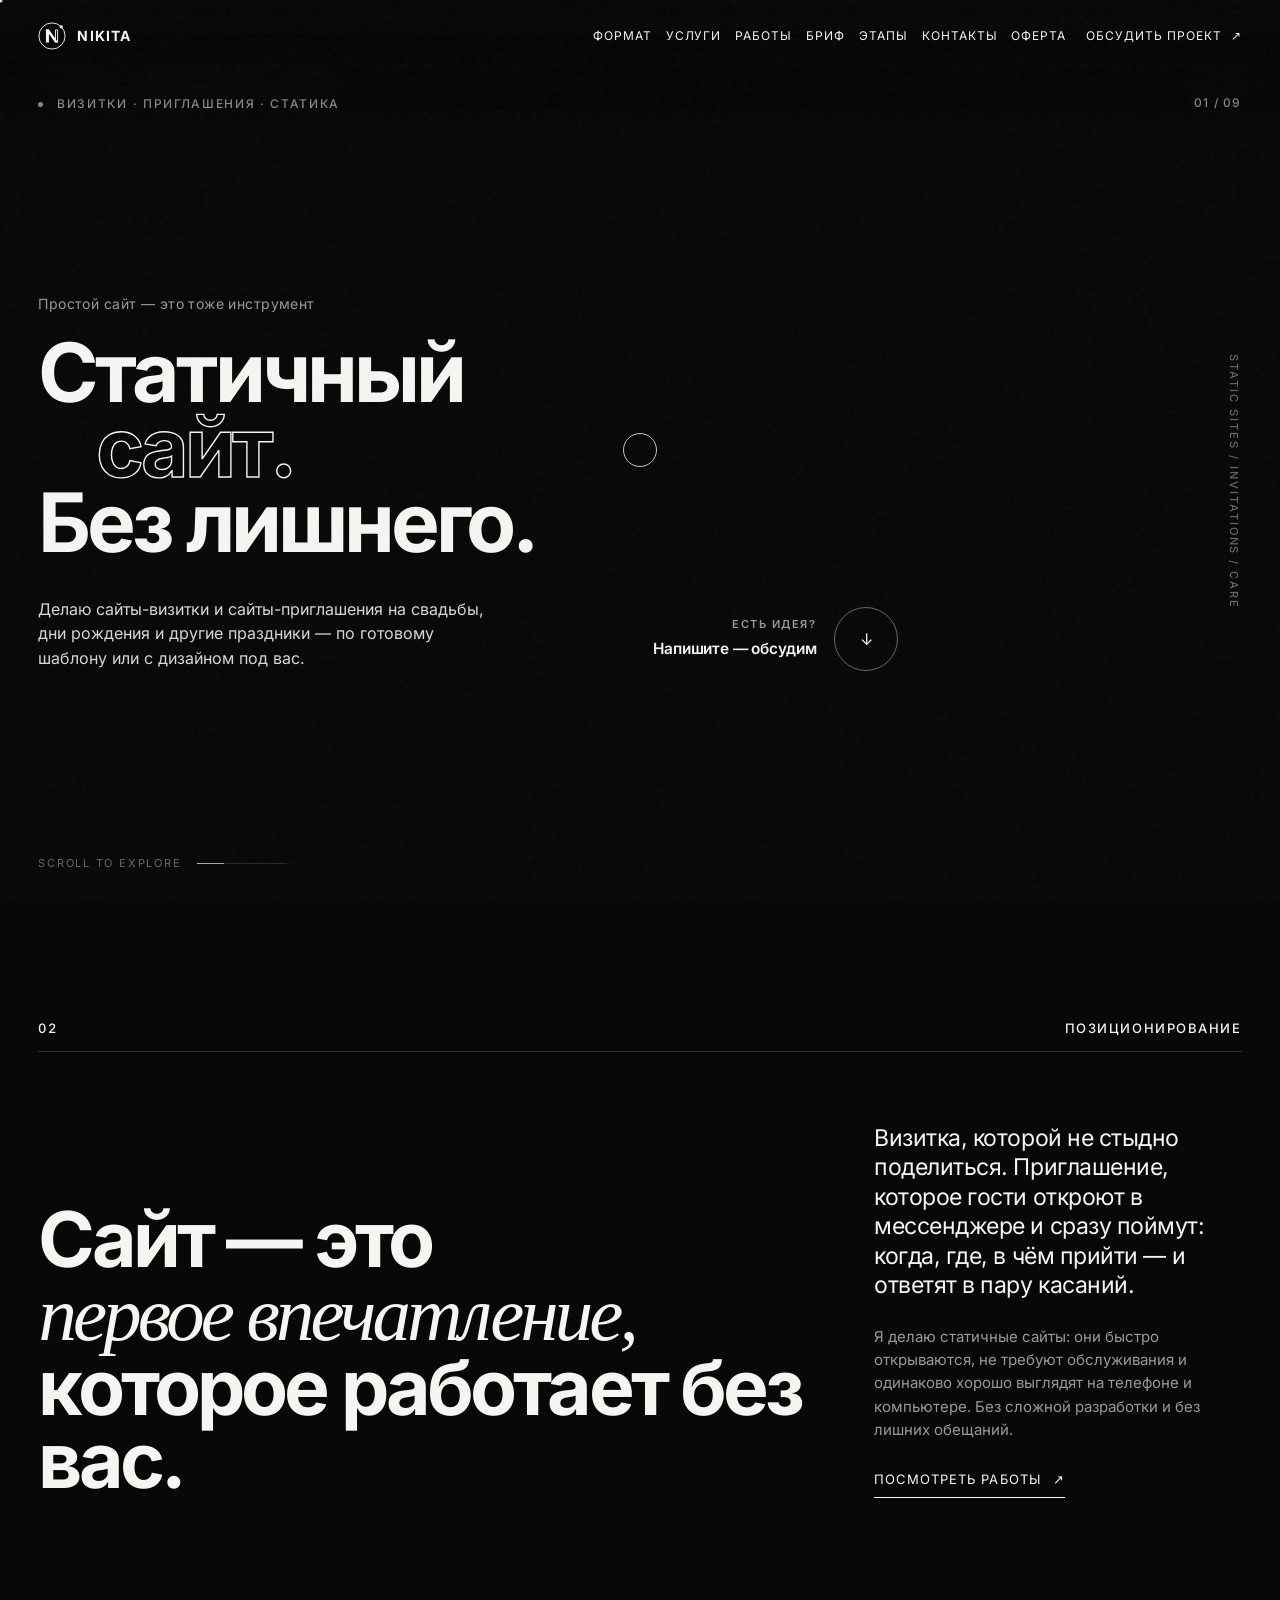
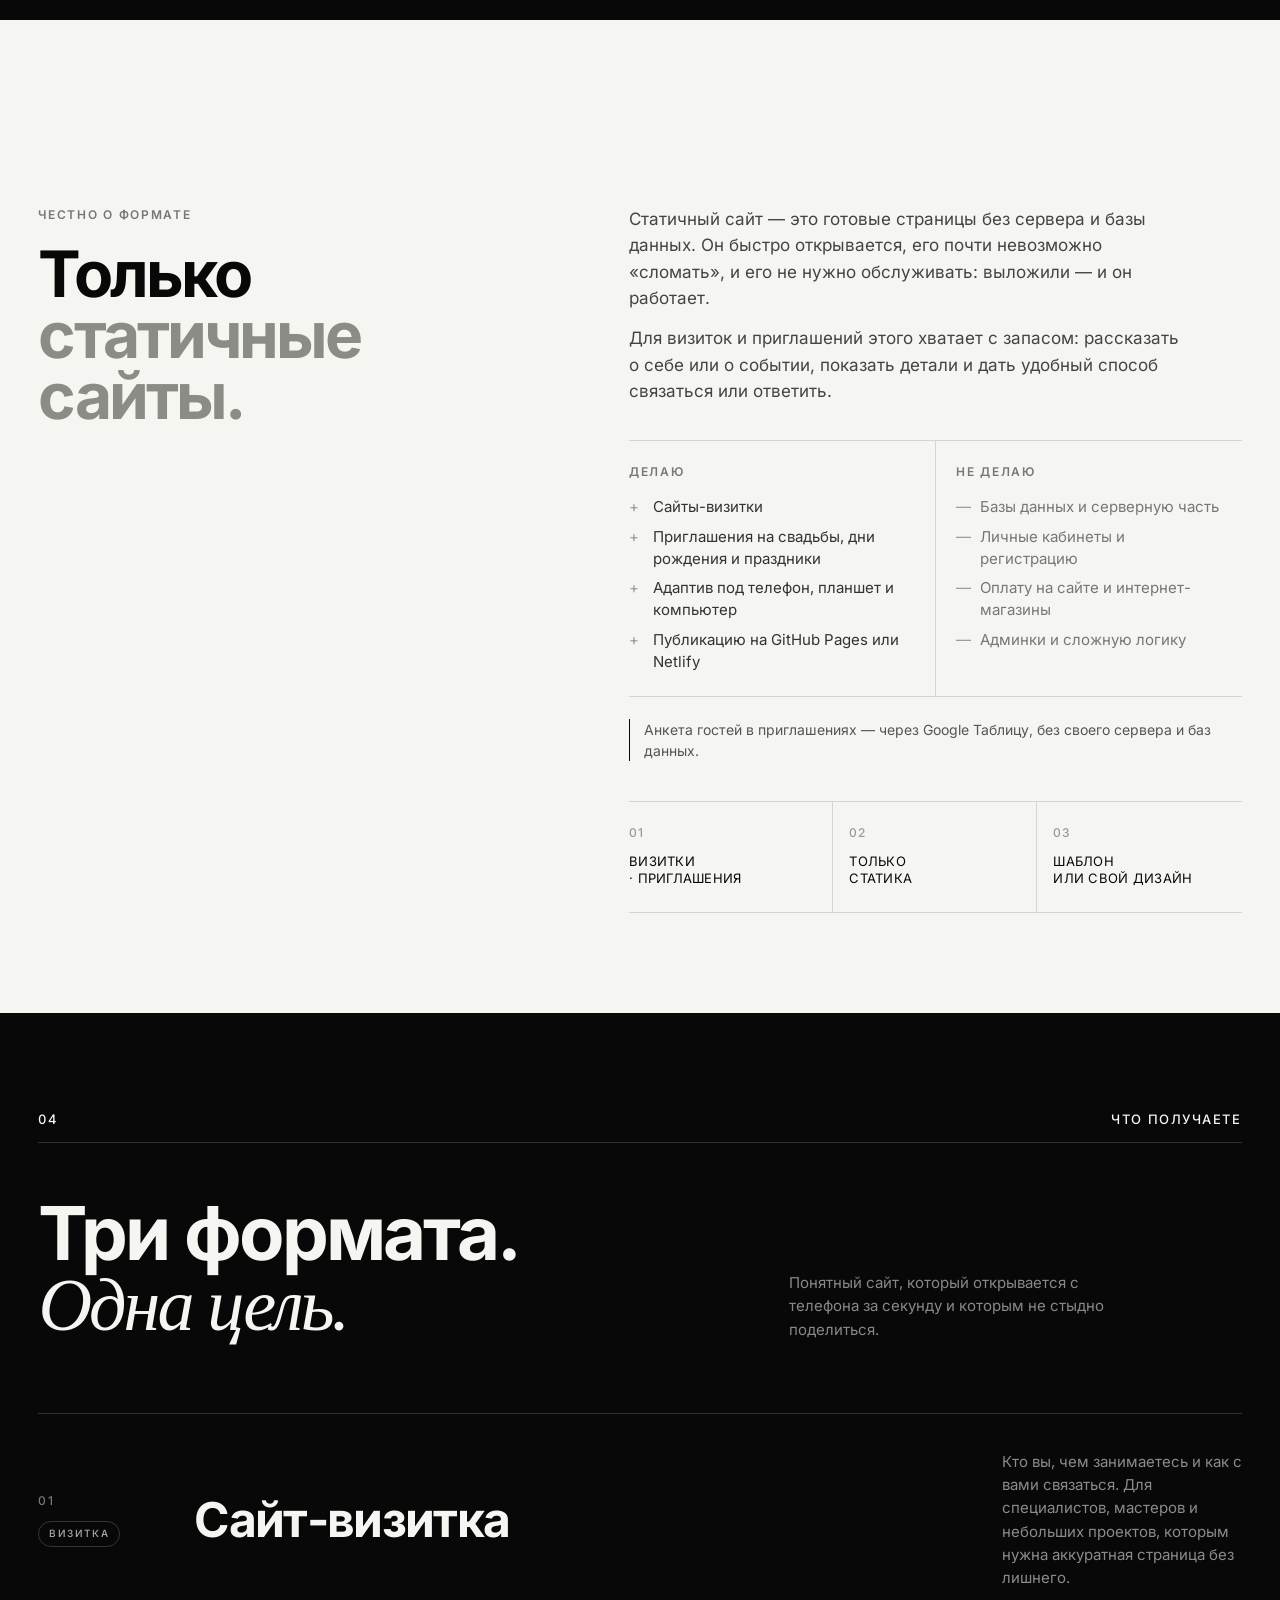
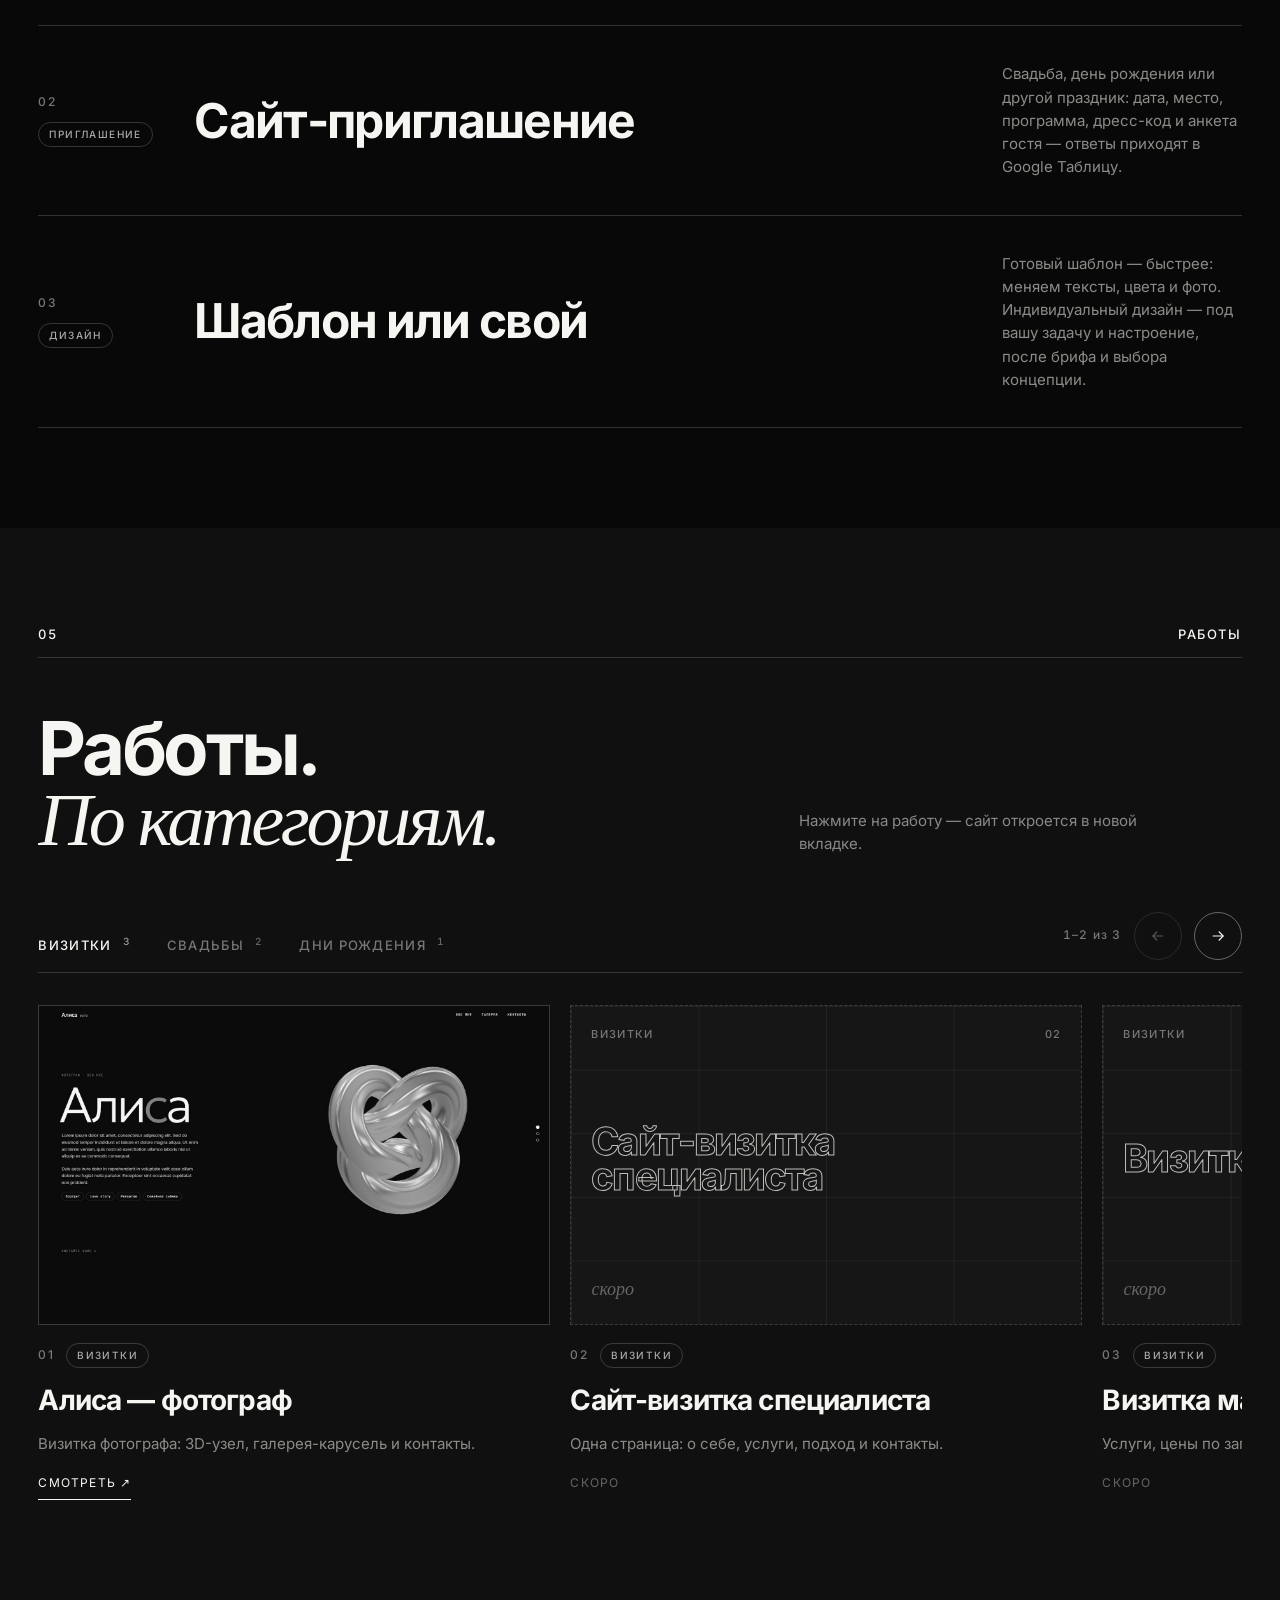
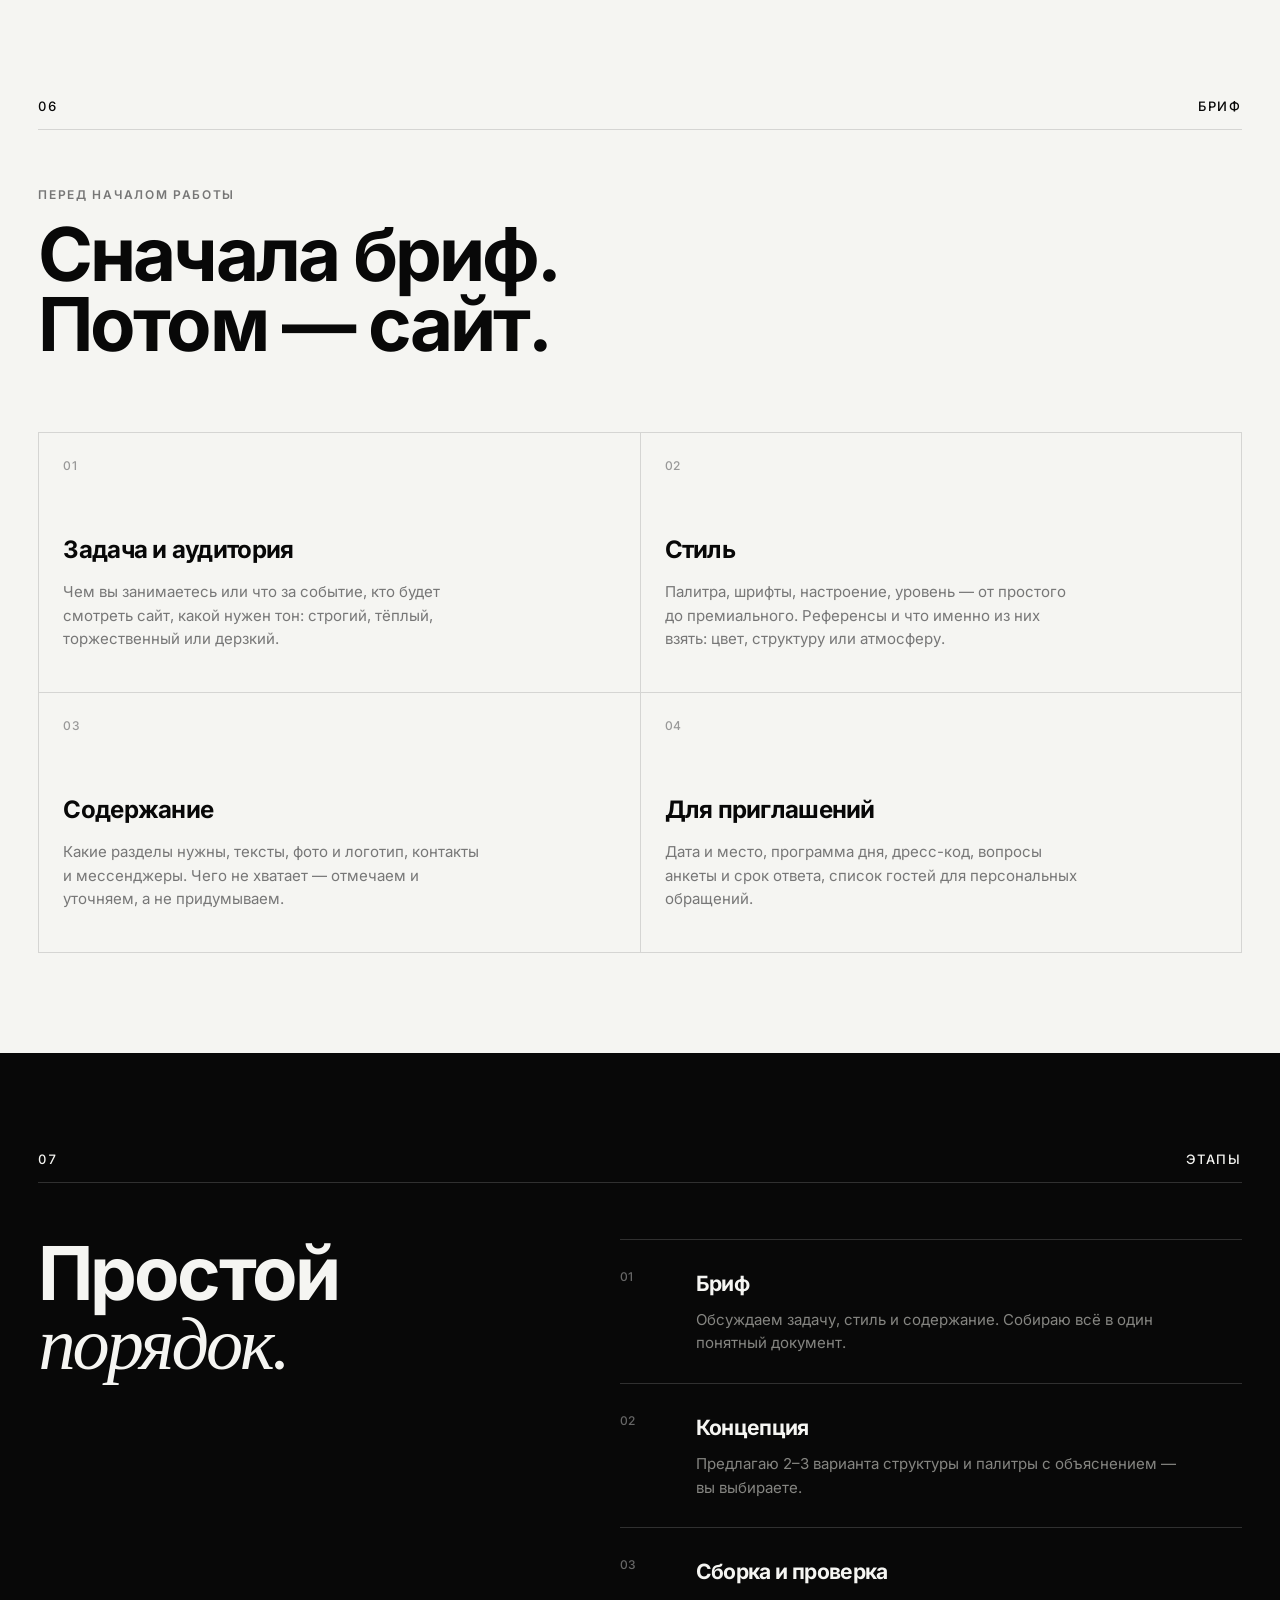
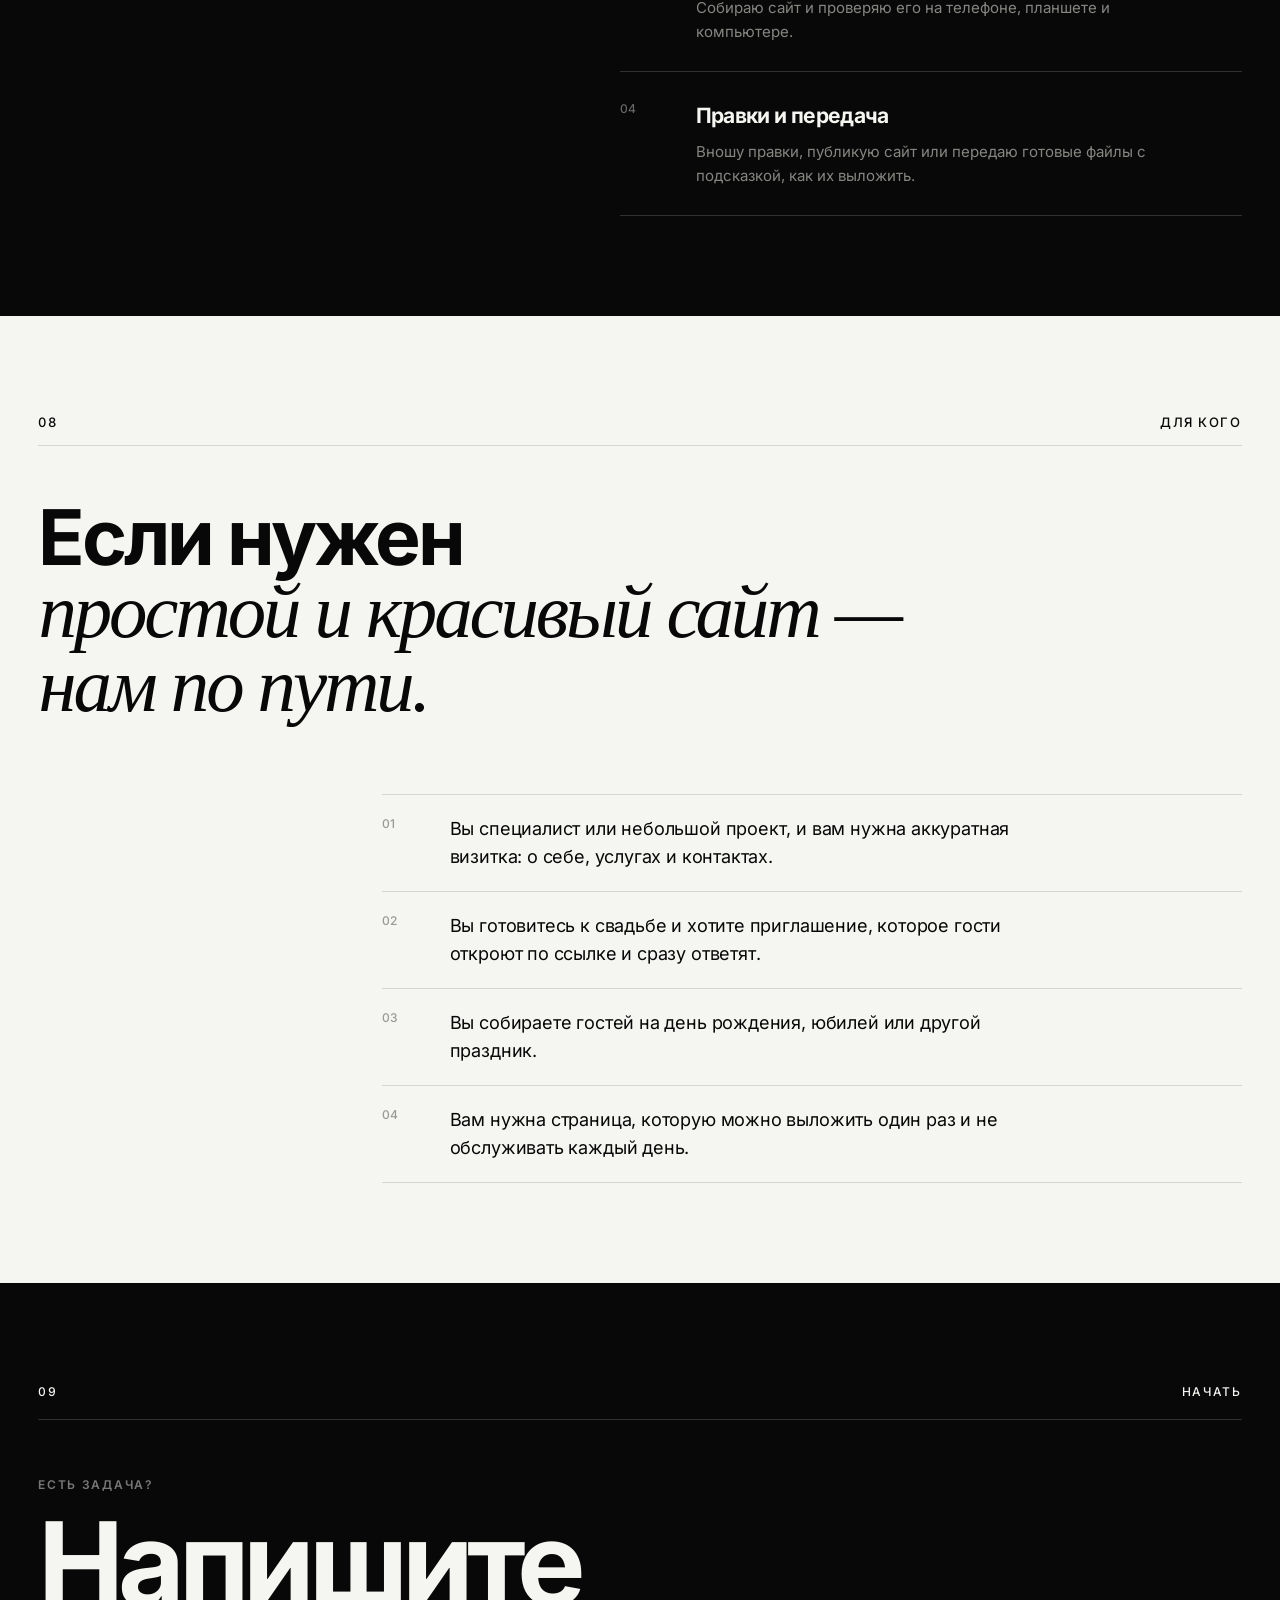
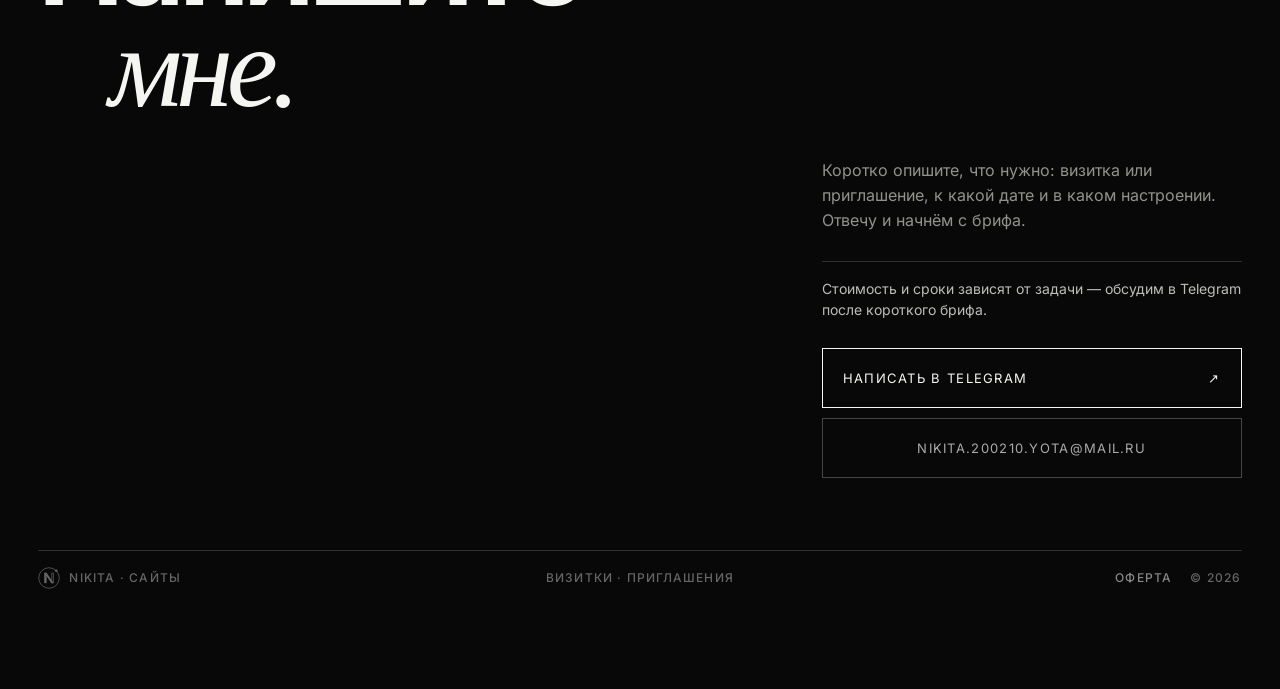
<file: index.html>
<!DOCTYPE html>
<html lang="ru">
<head>
  <meta charset="UTF-8">
  <meta name="viewport" content="width=device-width, initial-scale=1.0, viewport-fit=cover">
  <meta name="description" content="Статичные сайты: визитки и приглашения на свадьбы, дни рождения и другие праздники. По шаблону или с индивидуальным дизайном.">
  <meta name="theme-color" content="#080808">
  <title>Nikita — сайты-визитки и сайты-приглашения</title>
  <meta property="og:title" content="Nikita — статичные сайты">
  <meta property="og:description" content="Визитки и приглашения на свадьбы, дни рождения и праздники. Без лишнего.">
  <meta property="og:type" content="website">
  <link rel="preload" href="fonts/inter-cyrillic-wght-normal.woff2" as="font" type="font/woff2" crossorigin>
  <link rel="stylesheet" href="css/style.css">
  <link rel="icon" href="icons/favicon.svg" type="image/svg+xml">
  <link rel="apple-touch-icon" href="icons/favicon.svg">
</head>

<body>
  <div class="page-noise" aria-hidden="true"></div>
  <div class="cursor-dot" aria-hidden="true"></div>
  <div class="cursor-ring" aria-hidden="true"></div>

  <!-- Знак логотипа (используется в шапке и подвале) -->
  <svg width="0" height="0" style="position:absolute" aria-hidden="true">
    <symbol id="logo-mark" viewBox="0 0 120 120" fill="none">
      <circle cx="60" cy="60" r="56" stroke="currentColor" stroke-width="4"/>
      <path d="M34 32h13v56H34z" fill="currentColor"/>
      <path d="M34 32h13l39 56H73z" fill="currentColor"/>
      <path d="M75 34h9v52h-9z" stroke="currentColor" stroke-width="4"/>
      <circle cx="99.6" cy="20.4" r="7" fill="currentColor"/>
    </symbol>
  </svg>

  <header class="header">
    <a class="brand" href="#top" aria-label="Nikita — наверх">
      <svg class="brand-mark" aria-hidden="true"><use href="#logo-mark"/></svg>
      <span>Nikita</span>
    </a>

    <nav class="desktop-nav" aria-label="Основная навигация">
      <a href="#about">Формат</a>
      <a href="#directions">Услуги</a>
      <a href="#works">Работы</a>
      <a href="#method">Бриф</a>
      <a href="#process">Этапы</a>
      <a href="#contact">Контакты</a>
      <a href="offer/" target="_blank">Оферта</a>
    </nav>

    <a class="header-cta" href="#contact">Обсудить проект <span>↗</span></a>

    <button class="menu-button" type="button" aria-label="Открыть меню" aria-expanded="false">
      <span></span><span></span>
    </button>
  </header>

  <div class="mobile-menu" aria-hidden="true">
    <nav>
      <a href="#about">Формат</a>
      <a href="#directions">Услуги</a>
      <a href="#works">Работы</a>
      <a href="#method">Бриф</a>
      <a href="#process">Этапы</a>
      <a href="#contact">Контакты</a>
      <a href="offer/">Оферта</a>
    </nav>
    <p>Визитки · приглашения · статика</p>
  </div>

  <main id="top">
    <!-- 01 HERO -->
    <section class="hero section">
      <div class="hero-top reveal">
        <span class="eyebrow"><i></i> Визитки · приглашения · статика</span>
        <span class="hero-index">01 / 09</span>
      </div>

      <div class="hero-content">
        <div class="hero-copy">
          <p class="hero-kicker reveal">Простой сайт — это тоже инструмент</p>

          <h1 class="hero-title">
            <span class="line reveal reveal-delay-1">Статичный</span>
            <span class="line outline reveal reveal-delay-2">сайт.</span>
            <span class="line reveal reveal-delay-3">Без лишнего.</span>
          </h1>

          <div class="hero-bottom reveal reveal-delay-4">
            <p>
              Делаю сайты-визитки и сайты-приглашения
              на свадьбы, дни рождения и другие праздники —
              по готовому шаблону или с дизайном под вас.
            </p>
            <a class="hero-cta magnetic" href="#contact">
              <span class="circle-link" aria-hidden="true"><span>↓</span></span>
              <span class="hero-cta__text">
                <span class="hero-cta__label">Есть идея?</span>
                <span class="hero-cta__title">Напишите — обсудим</span>
              </span>
            </a>
          </div>
        </div>

        <div class="hero-side reveal reveal-delay-3">
          <div class="vertical-note">STATIC SITES / INVITATIONS / CARE</div>
        </div>
      </div>

      <div class="hero-scroll">
        <span>SCROLL TO EXPLORE</span>
        <div class="scroll-line"><span></span></div>
      </div>
    </section>

    <!-- 02 POSITIONING -->
    <section class="manifesto section dark-section">
      <div class="section-head reveal">
        <span class="section-number">02</span>
        <span class="section-label">Позиционирование</span>
      </div>

      <div class="manifesto-grid">
        <h2 class="huge-text reveal">
          Сайт — это<br>
          <em>первое впечатление,</em><br>
          которое работает без вас.
        </h2>

        <div class="manifesto-copy reveal reveal-delay-2">
          <p class="lead">
            Визитка, которой не стыдно поделиться. Приглашение, которое гости
            откроют в мессенджере и сразу поймут: когда, где, в чём прийти —
            и ответят в пару касаний.
          </p>
          <p>
            Я делаю статичные сайты: они быстро открываются, не требуют
            обслуживания и одинаково хорошо выглядят на телефоне и компьютере.
            Без сложной разработки и без лишних обещаний.
          </p>
          <a class="text-link" href="#works">Посмотреть работы <span>↗</span></a>
        </div>
      </div>
    </section>

    <!-- 03 FORMAT -->
    <section class="about section" id="about">
      <div class="section-head reveal">
        <span class="section-number">03</span>
        <span class="section-label">Формат</span>
      </div>

      <div class="about-grid">
        <div class="about-lead reveal">
          <p class="small-label">Честно о формате</p>
          <h2>Только<br><span>статичные сайты.</span></h2>
        </div>

        <div class="about-content reveal reveal-delay-2">
          <p class="about-text">
            Статичный сайт — это готовые страницы без сервера и базы данных.
            Он быстро открывается, его почти невозможно «сломать»,
            и его не нужно обслуживать: выложили — и он работает.
          </p>
          <p class="about-text">
            Для визиток и приглашений этого хватает с запасом:
            рассказать о себе или о событии, показать детали
            и дать удобный способ связаться или ответить.
          </p>

          <div class="scope">
            <div class="scope-col">
              <h3>Делаю</h3>
              <ul>
                <li>Сайты-визитки</li>
                <li>Приглашения на свадьбы, дни рождения и праздники</li>
                <li>Адаптив под телефон, планшет и компьютер</li>
                <li>Публикацию на GitHub Pages или Netlify</li>
              </ul>
            </div>
            <div class="scope-col is-no">
              <h3>Не делаю</h3>
              <ul>
                <li>Базы данных и серверную часть</li>
                <li>Личные кабинеты и регистрацию</li>
                <li>Оплату на сайте и интернет-магазины</li>
                <li>Админки и сложную логику</li>
              </ul>
            </div>
          </div>

          <p class="scope-note">
            Анкета гостей в приглашениях — через Google Таблицу,
            без своего сервера и баз данных.
          </p>

          <div class="facts">
            <div class="fact">
              <span class="fact-number">01</span>
              <span>Визитки<br>· приглашения</span>
            </div>
            <div class="fact">
              <span class="fact-number">02</span>
              <span>Только<br>статика</span>
            </div>
            <div class="fact">
              <span class="fact-number">03</span>
              <span>Шаблон<br>или свой дизайн</span>
            </div>
          </div>
        </div>
      </div>
    </section>

    <!-- 04 SERVICES -->
    <section class="directions section dark-section" id="directions">
      <div class="section-head reveal">
        <span class="section-number">04</span>
        <span class="section-label">Что получаете</span>
      </div>

      <div class="directions-intro reveal">
        <h2>Три формата.<br><em>Одна цель.</em></h2>
        <p>Понятный сайт, который открывается с телефона за секунду и которым не стыдно поделиться.</p>
      </div>

      <div class="service-list">
        <article class="service reveal">
          <div class="service-top">
            <span class="service-number">01</span>
            <span class="service-tag">ВИЗИТКА</span>
          </div>
          <h3>Сайт-визитка</h3>
          <p>
            Кто вы, чем занимаетесь и как с вами связаться.
            Для специалистов, мастеров и небольших проектов,
            которым нужна аккуратная страница без лишнего.
          </p>
        </article>

        <article class="service reveal reveal-delay-1">
          <div class="service-top">
            <span class="service-number">02</span>
            <span class="service-tag">ПРИГЛАШЕНИЕ</span>
          </div>
          <h3>Сайт-приглашение</h3>
          <p>
            Свадьба, день рождения или другой праздник: дата, место,
            программа, дресс-код и анкета гостя — ответы приходят
            в Google Таблицу.
          </p>
        </article>

        <article class="service reveal reveal-delay-2">
          <div class="service-top">
            <span class="service-number">03</span>
            <span class="service-tag">ДИЗАЙН</span>
          </div>
          <h3>Шаблон или свой</h3>
          <p>
            Готовый шаблон — быстрее: меняем тексты, цвета и фото.
            Индивидуальный дизайн — под вашу задачу и настроение,
            после брифа и выбора концепции.
          </p>
        </article>
      </div>
    </section>

    <!-- 05 WORKS -->
    <section class="works section dark-section" id="works">
      <div class="section-head reveal">
        <span class="section-number">05</span>
        <span class="section-label">Работы</span>
      </div>

      <div class="works-intro reveal">
        <h2>Работы.<br><em>По категориям.</em></h2>
        <p>Нажмите на работу — сайт откроется в новой вкладке.</p>
      </div>

      <div class="works-bar reveal">
        <div class="works-tabs" role="tablist" aria-label="Категории работ"></div>
        <div class="works-controls">
          <span class="works-counter" aria-live="polite">00 / 00</span>
          <button class="works-arrow" type="button" data-dir="-1" aria-label="Предыдущие работы"><svg viewBox="0 0 24 24" fill="none" stroke="currentColor" stroke-width="1.5" aria-hidden="true"><path d="M19 12H5M11 6l-6 6 6 6"/></svg></button>
          <button class="works-arrow" type="button" data-dir="1" aria-label="Следующие работы"><svg viewBox="0 0 24 24" fill="none" stroke="currentColor" stroke-width="1.5" aria-hidden="true"><path d="M5 12h14M13 6l6 6-6 6"/></svg></button>
        </div>
      </div>

      <div class="works-viewport reveal reveal-delay-1">
        <ul class="works-track" id="works-track" role="tabpanel" aria-label="Работы"></ul>
      </div>
    </section>

    <!-- 06 BRIEF -->
    <section class="method section" id="method">
      <div class="section-head reveal">
        <span class="section-number">06</span>
        <span class="section-label">Бриф</span>
      </div>

      <div class="method-heading reveal">
        <p class="small-label">Перед началом работы</p>
        <h2>Сначала бриф.<br>Потом — сайт.</h2>
      </div>

      <div class="method-grid">
        <article class="method-card reveal">
          <span>01</span>
          <h3>Задача и аудитория</h3>
          <p>Чем вы занимаетесь или что за событие, кто будет смотреть сайт, какой нужен тон: строгий, тёплый, торжественный или дерзкий.</p>
        </article>

        <article class="method-card reveal reveal-delay-1">
          <span>02</span>
          <h3>Стиль</h3>
          <p>Палитра, шрифты, настроение, уровень — от простого до премиального. Референсы и что именно из них взять: цвет, структуру или атмосферу.</p>
        </article>

        <article class="method-card reveal reveal-delay-2">
          <span>03</span>
          <h3>Содержание</h3>
          <p>Какие разделы нужны, тексты, фото и логотип, контакты и мессенджеры. Чего не хватает — отмечаем и уточняем, а не придумываем.</p>
        </article>

        <article class="method-card featured reveal reveal-delay-3">
          <span>04</span>
          <h3>Для приглашений</h3>
          <p>Дата и место, программа дня, дресс-код, вопросы анкеты и срок ответа, список гостей для персональных обращений.</p>
        </article>
      </div>
    </section>

    <!-- 07 PROCESS -->
    <section class="process section dark-section" id="process">
      <div class="section-head reveal">
        <span class="section-number">07</span>
        <span class="section-label">Этапы</span>
      </div>

      <div class="process-grid">
        <div class="process-title reveal">
          <h2>Простой<br><em>порядок.</em></h2>
        </div>

        <div class="steps">
          <div class="step reveal">
            <span class="step-index">01</span>
            <div>
              <h3>Бриф</h3>
              <p>Обсуждаем задачу, стиль и содержание. Собираю всё в один понятный документ.</p>
            </div>
          </div>

          <div class="step reveal reveal-delay-1">
            <span class="step-index">02</span>
            <div>
              <h3>Концепция</h3>
              <p>Предлагаю 2–3 варианта структуры и палитры с объяснением — вы выбираете.</p>
            </div>
          </div>

          <div class="step reveal reveal-delay-2">
            <span class="step-index">03</span>
            <div>
              <h3>Сборка и проверка</h3>
              <p>Собираю сайт и проверяю его на телефоне, планшете и компьютере.</p>
            </div>
          </div>

          <div class="step reveal reveal-delay-3">
            <span class="step-index">04</span>
            <div>
              <h3>Правки и передача</h3>
              <p>Вношу правки, публикую сайт или передаю готовые файлы с подсказкой, как их выложить.</p>
            </div>
          </div>
        </div>
      </div>
    </section>

    <!-- 08 WHO -->
    <section class="who section">
      <div class="section-head reveal">
        <span class="section-number">08</span>
        <span class="section-label">Для кого</span>
      </div>

      <div class="who-content">
        <h2 class="reveal">Если нужен<br><em>простой и красивый сайт — нам по пути.</em></h2>

        <div class="who-list">
          <div class="who-item reveal">
            <span>01</span>
            <p>Вы специалист или небольшой проект, и вам нужна аккуратная визитка: о себе, услугах и контактах.</p>
          </div>
          <div class="who-item reveal reveal-delay-1">
            <span>02</span>
            <p>Вы готовитесь к свадьбе и хотите приглашение, которое гости откроют по ссылке и сразу ответят.</p>
          </div>
          <div class="who-item reveal reveal-delay-2">
            <span>03</span>
            <p>Вы собираете гостей на день рождения, юбилей или другой праздник.</p>
          </div>
          <div class="who-item reveal reveal-delay-3">
            <span>04</span>
            <p>Вам нужна страница, которую можно выложить один раз и не обслуживать каждый день.</p>
          </div>
        </div>
      </div>
    </section>

    <!-- 09 CONTACT -->
    <section class="contact section dark-section" id="contact">
      <div class="contact-top reveal">
        <span class="section-number">09</span>
        <span class="section-label">Начать</span>
      </div>

      <div class="contact-main">
        <p class="small-label reveal">Есть задача?</p>
        <h2 class="contact-title reveal reveal-delay-1">
          Напишите<br><em>мне.</em>
        </h2>

        <p class="contact-description reveal reveal-delay-2">
          Коротко опишите, что нужно: визитка или приглашение,
          к какой дате и в каком настроении. Отвечу и начнём с брифа.
        </p>

        <p class="contact-note reveal reveal-delay-2">
          Стоимость и сроки зависят от задачи — обсудим в Telegram после короткого брифа.
        </p>

        <!-- ЗАМЕНИ ССЫЛКИ НИЖЕ НА СВОИ КОНТАКТЫ -->
        <div class="contact-actions reveal reveal-delay-3">
          <a class="big-button magnetic js-offer-gate" href="https://t.me/nikita_yota" target="_blank" rel="noopener" data-channel="telegram">
            <span>Написать в Telegram</span>
            <span>↗</span>
          </a>
          <a class="outline-button js-offer-gate" href="mailto:nikita.200210.yota@mail.ru" data-channel="email">
            nikita.200210.yota@mail.ru
          </a>
        </div>
      </div>

      <footer class="footer">
        <div>
          <svg class="brand-mark" aria-hidden="true"><use href="#logo-mark"/></svg>
          <span>Nikita · сайты</span>
        </div>
        <span>Визитки · приглашения</span>
        <span class="footer-right">
          <a href="offer/" target="_blank">Оферта</a>
          <span>© <span id="year"></span></span>
        </span>
      </footer>
    </section>
  </main>

  <!-- Живой просмотр работы -->
  <div class="work-modal" id="work-modal" aria-hidden="true" role="dialog" aria-modal="true" aria-labelledby="wm-title">
    <div class="wm-bar">
      <div class="wm-title">
        <span id="wm-category">Категория</span>
        <h2 id="wm-title">Название работы</h2>
      </div>
      <div class="wm-devices" role="group" aria-label="Режим просмотра">
        <button class="wm-device" type="button" data-device="phone" aria-pressed="true">Телефон</button>
        <button class="wm-device" type="button" data-device="desktop" aria-pressed="false">Компьютер</button>
      </div>
      <div class="wm-actions">
        <a class="wm-link" id="wm-link" href="#" target="_blank" rel="noopener" aria-label="Открыть в новой вкладке">
          <span class="wm-link-text">Открыть</span><span aria-hidden="true">↗</span>
        </a>
        <button class="wm-close" type="button" data-close-work aria-label="Закрыть">×</button>
      </div>
    </div>
    <div class="wm-stage" id="wm-stage">
      <div class="wm-frame" id="wm-frame">
        <div class="wm-chrome" aria-hidden="true"><i></i><i></i><i></i><span id="wm-url"></span></div>
        <iframe id="wm-iframe" title="Просмотр работы" loading="lazy"
                sandbox="allow-scripts allow-same-origin allow-forms allow-popups allow-popups-to-escape-sandbox"></iframe>
        <div class="wm-loading">Загружаем сайт…</div>
      </div>
    </div>
    <p class="wm-note">Если сайт не отобразился в окне — <a id="wm-note-link" href="#" target="_blank" rel="noopener">откройте его в новой вкладке</a>.</p>
  </div>

  <!-- Offer gate modal -->
  <div class="offer-modal" id="offer-modal" aria-hidden="true" role="dialog" aria-labelledby="offer-modal-title">
    <div class="offer-modal__backdrop" data-close-modal></div>
    <div class="offer-modal__panel">
      <p class="offer-modal__eyebrow">Перед обращением</p>
      <h2 id="offer-modal-title" class="offer-modal__title">Ознакомьтесь с офертой</h2>
      <p class="offer-modal__text">
        В публичной оферте описаны условия работы, оплаты, сроков и ответственности.
        Это помогает избежать недопонимания с обеих сторон.
      </p>
      <div class="offer-modal__actions">
        <button type="button" class="offer-modal__btn offer-modal__btn--primary" id="offer-modal-accept">
          Ознакомлен — продолжить
        </button>
        <a class="offer-modal__btn offer-modal__btn--outline" href="offer/" id="offer-modal-link">
          Перейти к оферте
        </a>
      </div>
    </div>
  </div>

  <script src="scripts/works.js"></script>
  <script src="scripts/script.js"></script>
</body>
</html>
</file>
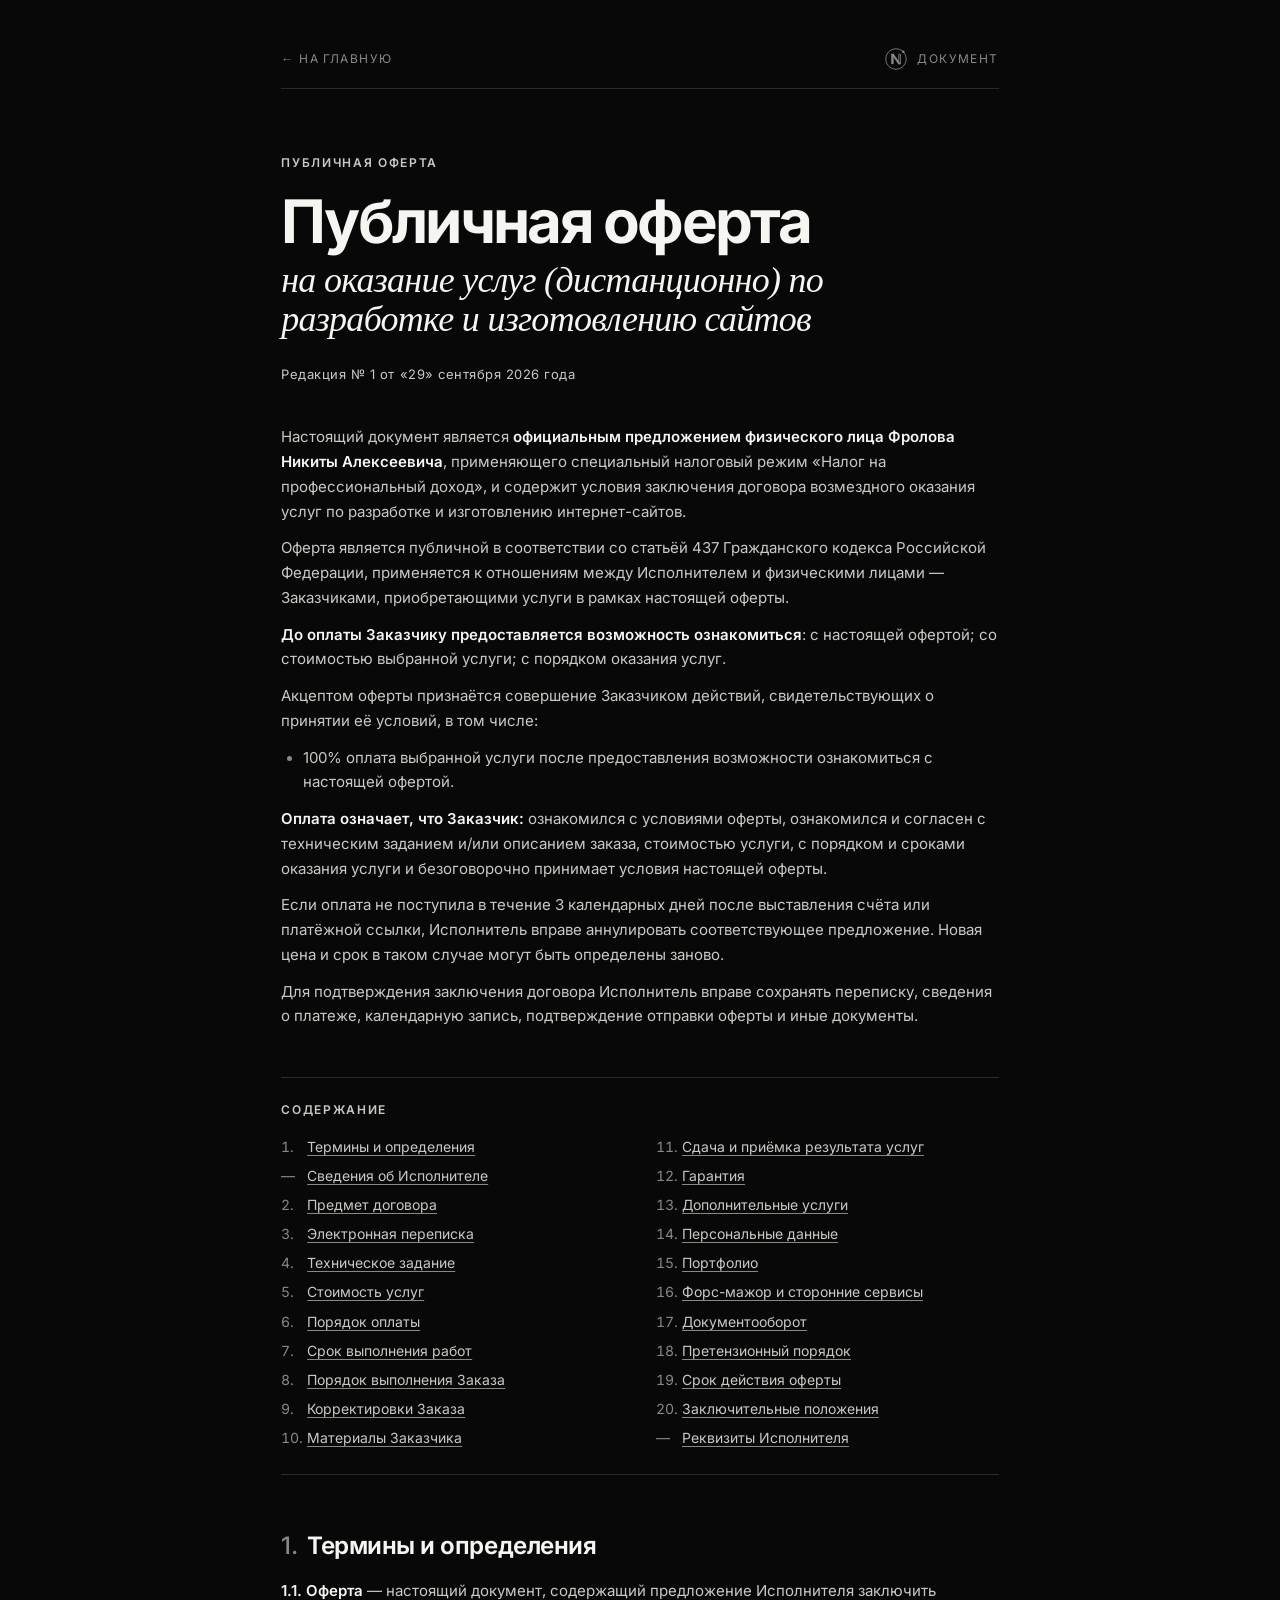
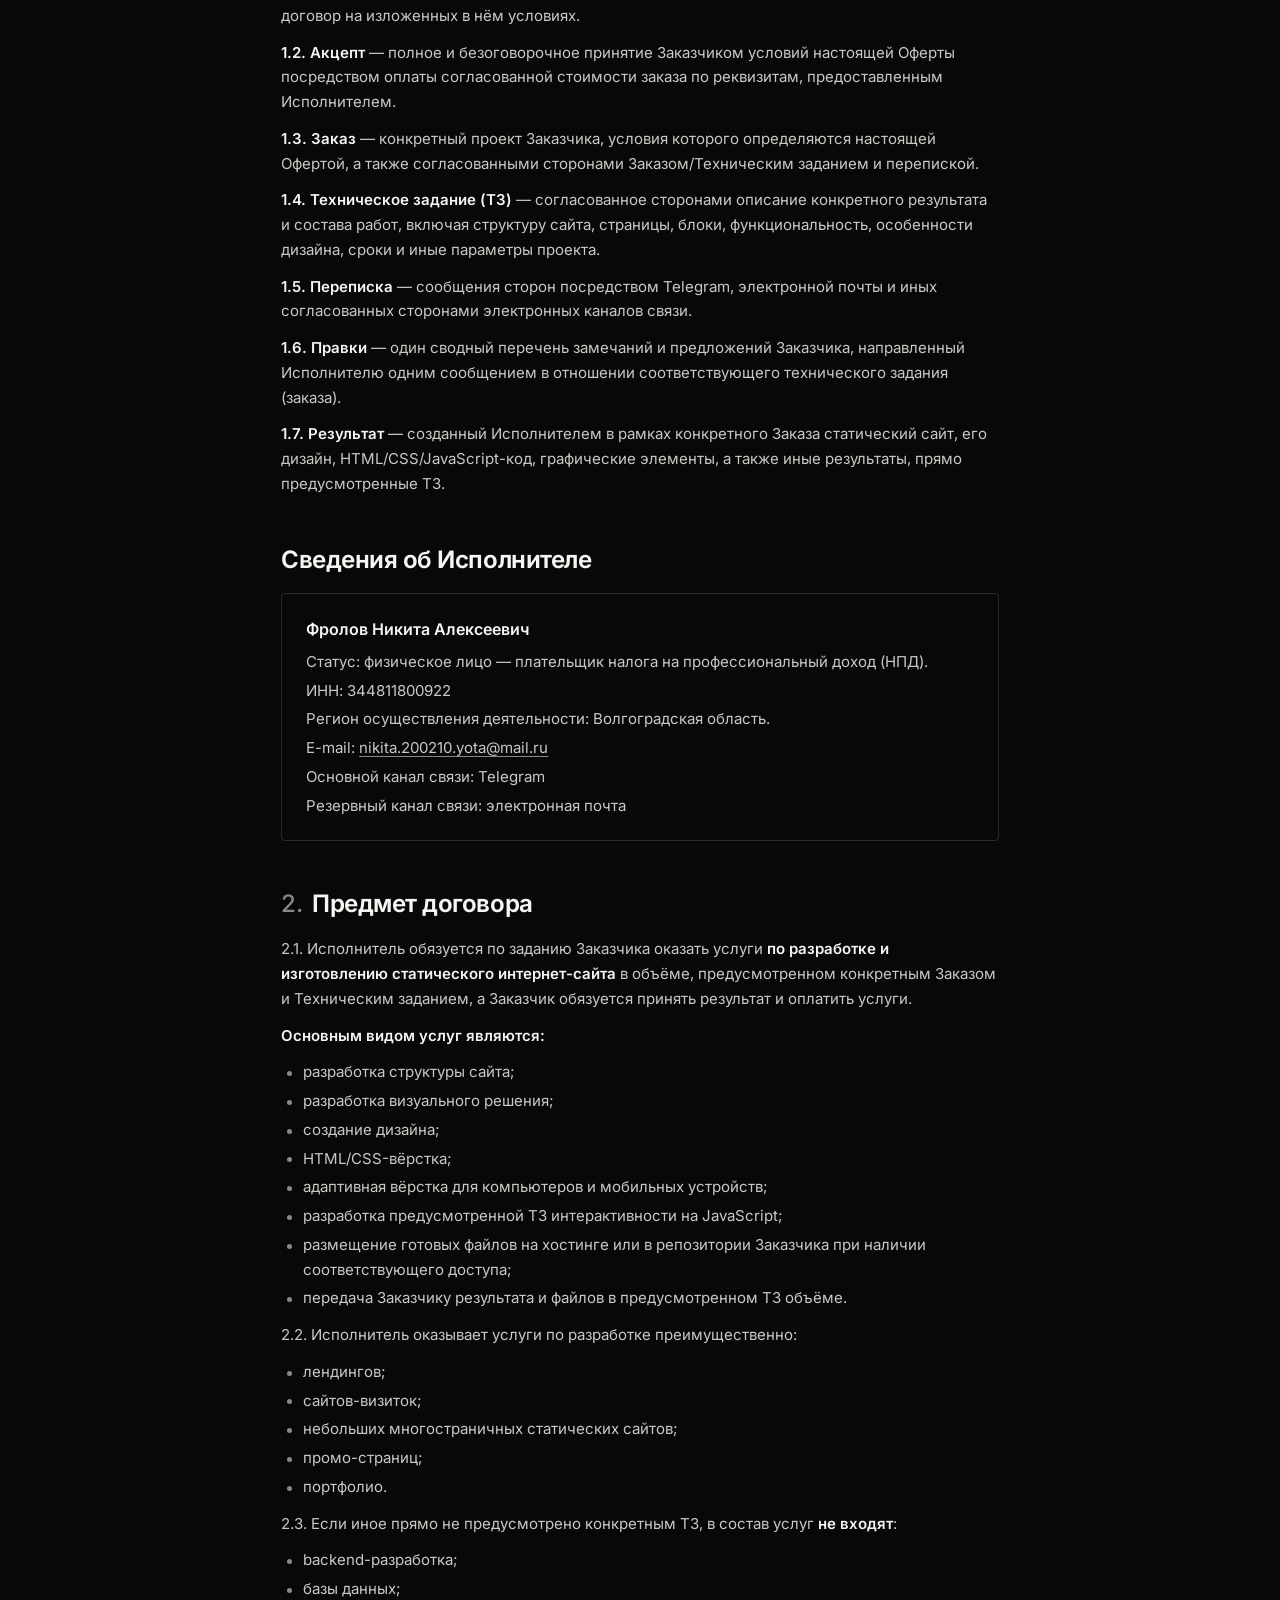
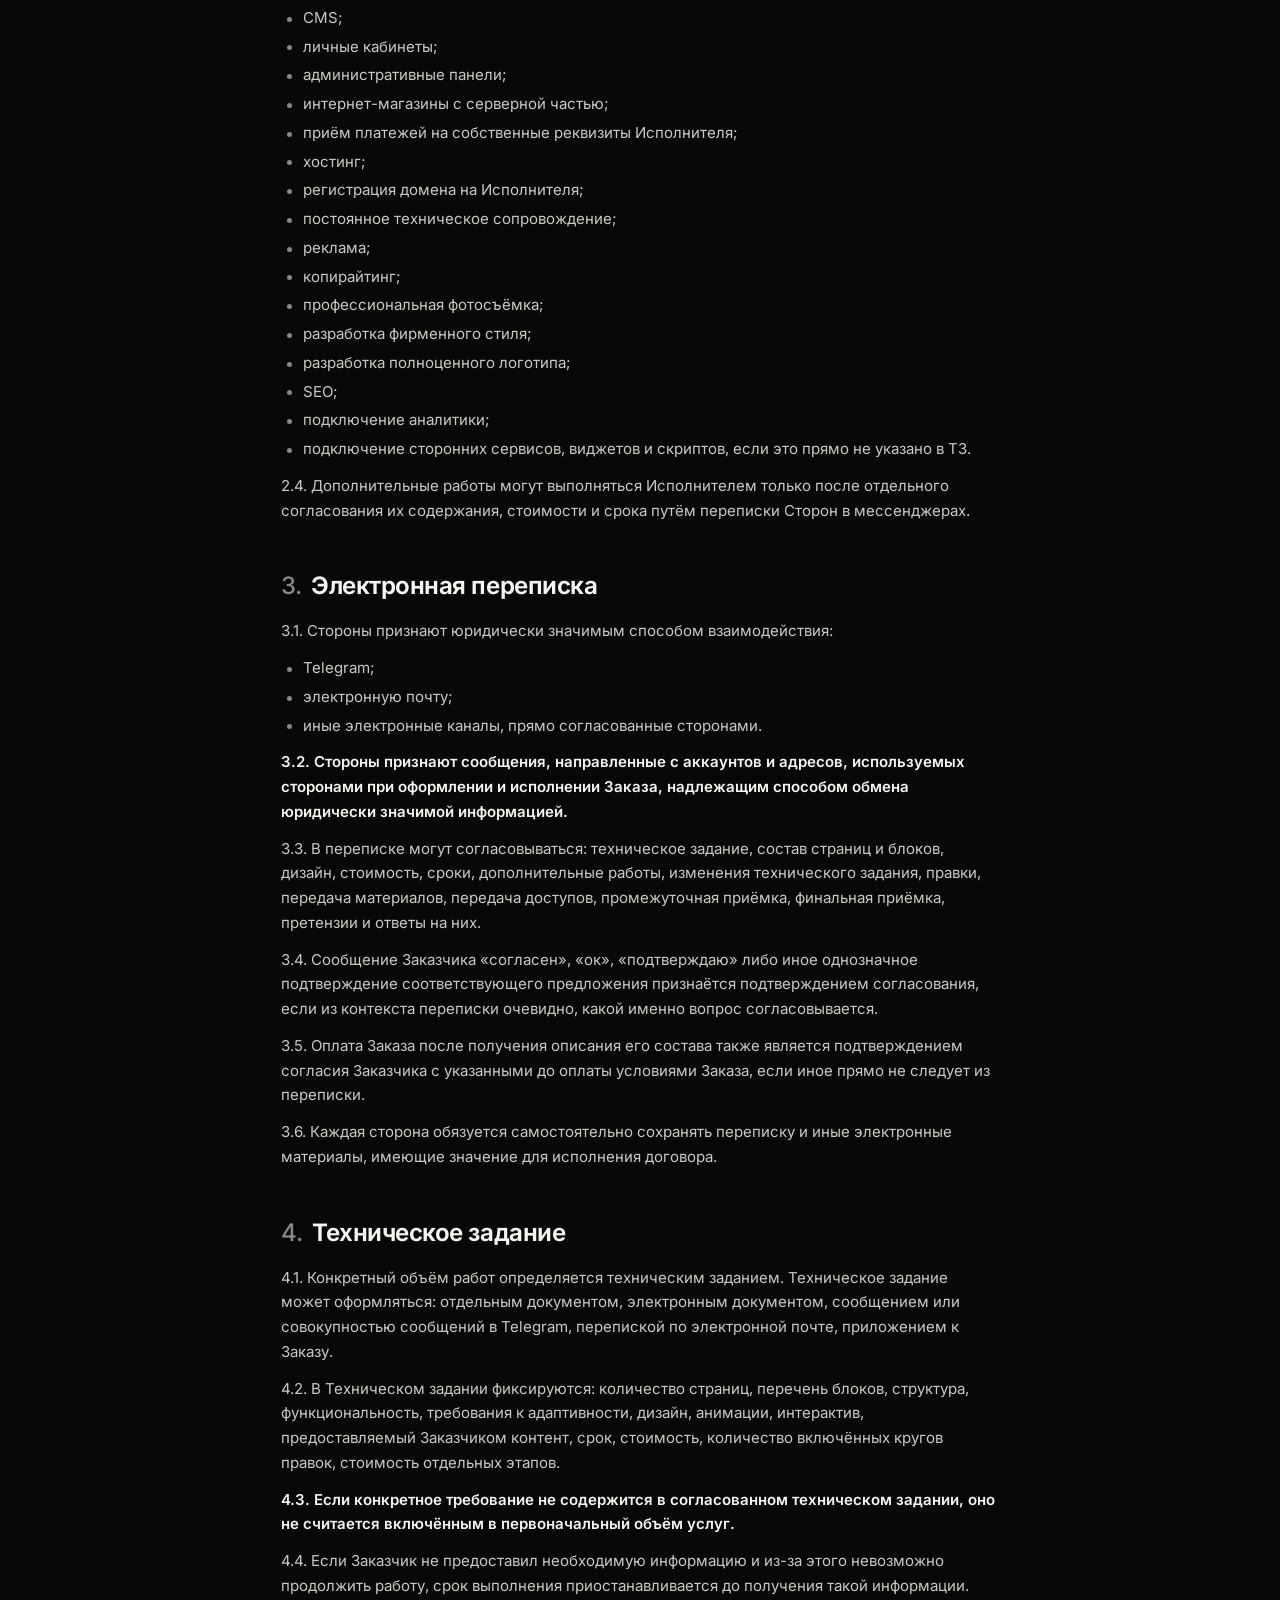
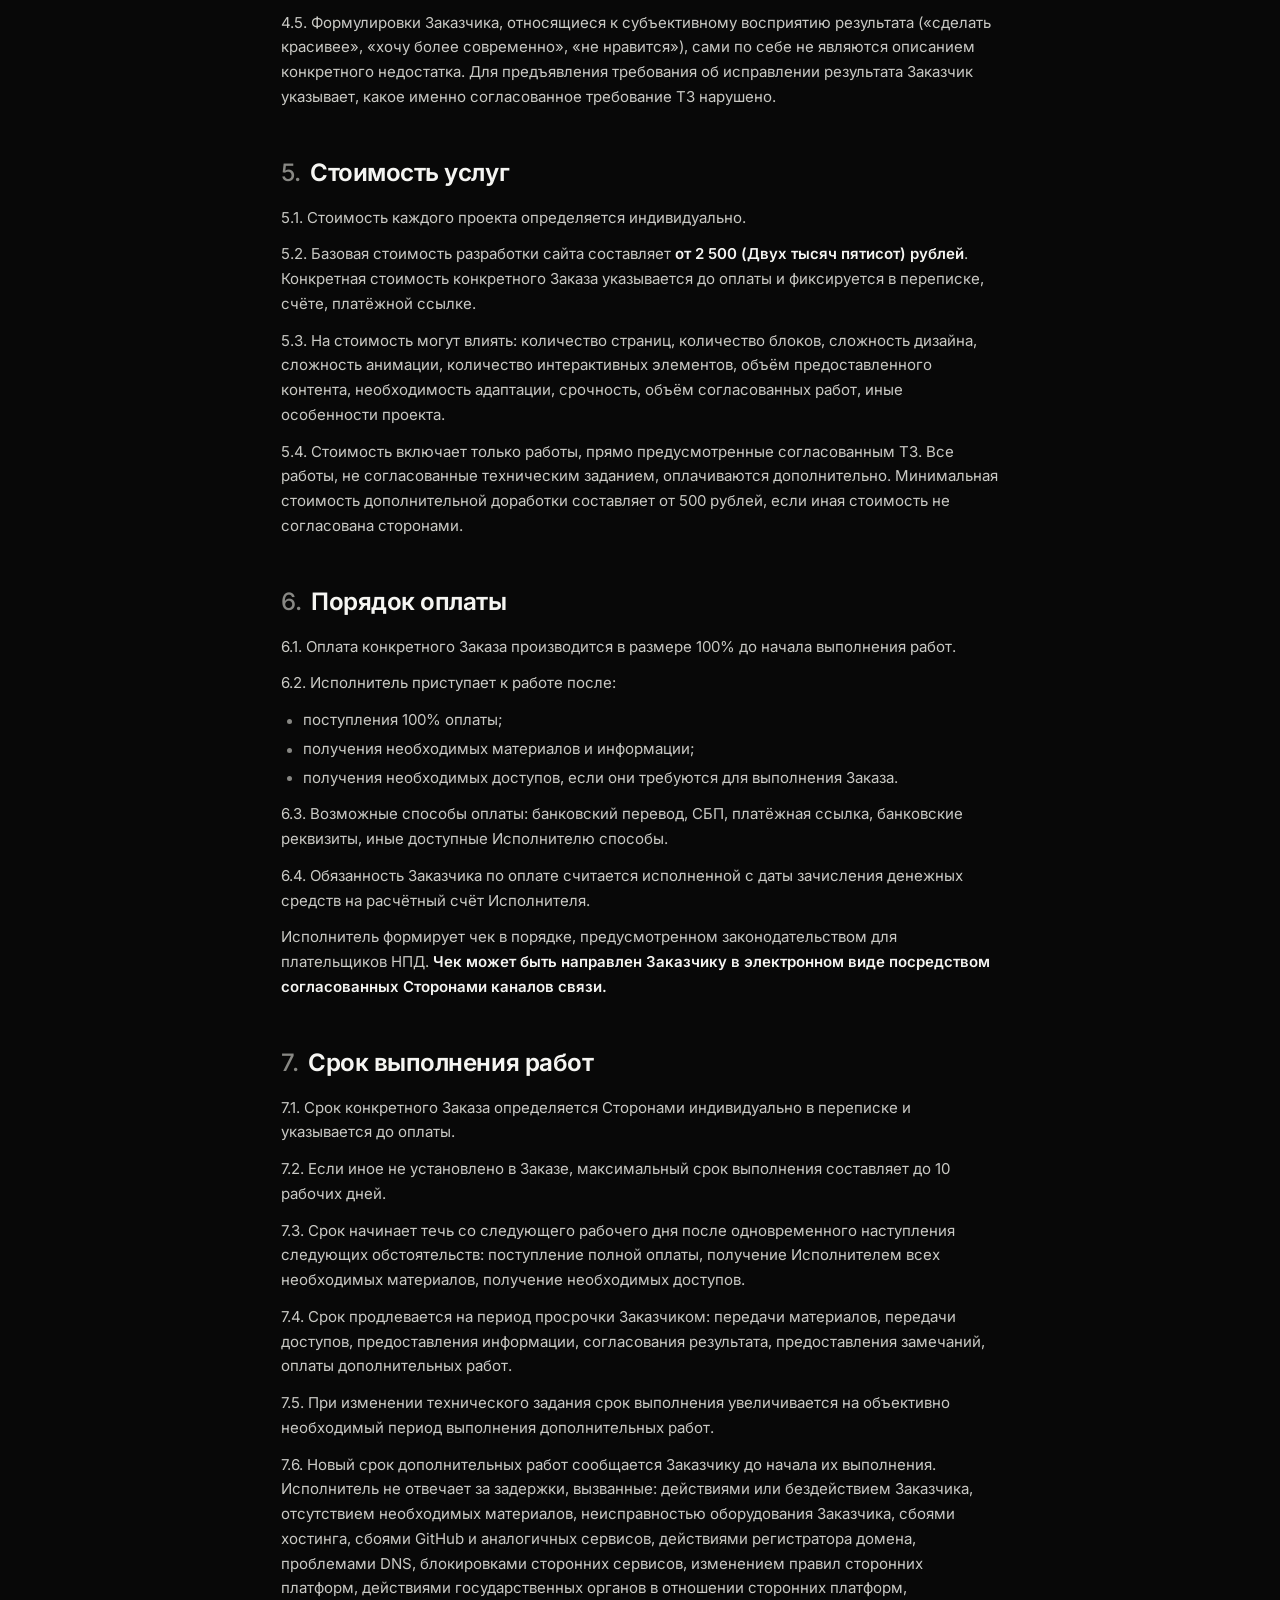
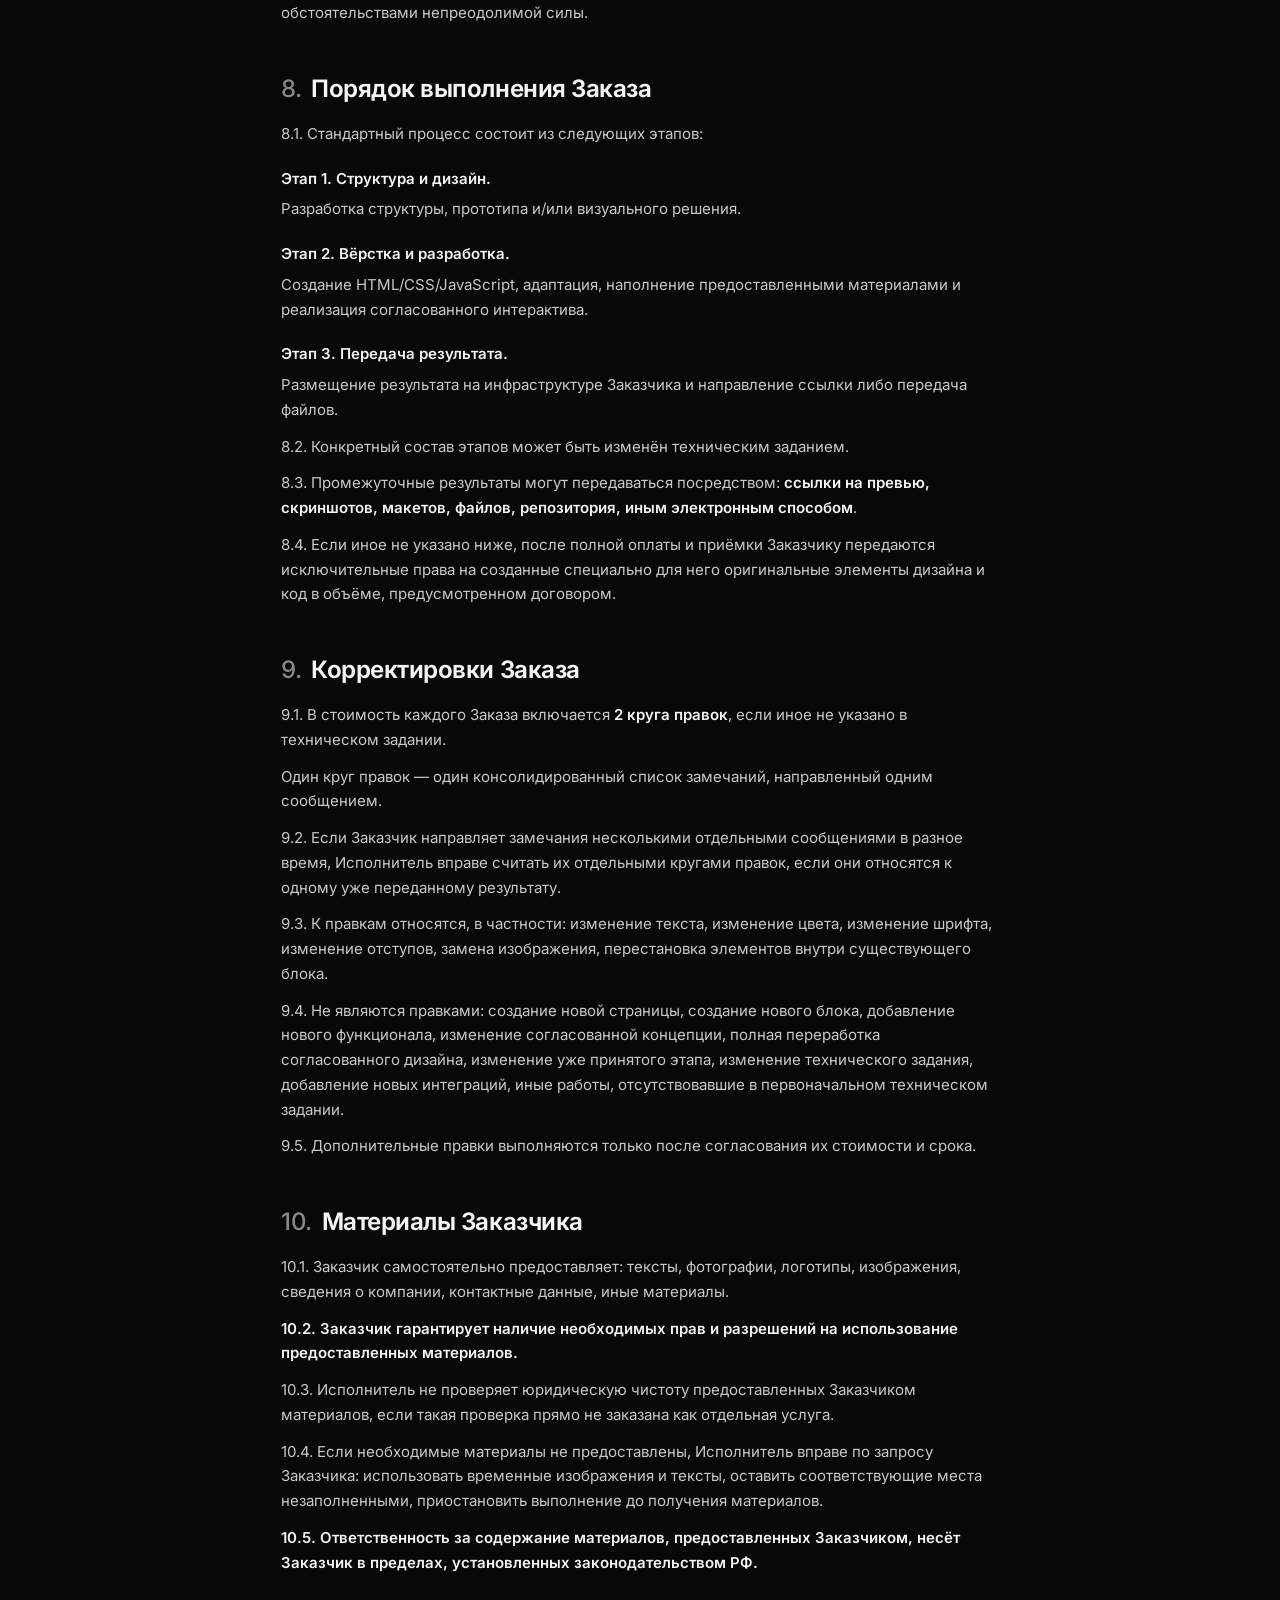
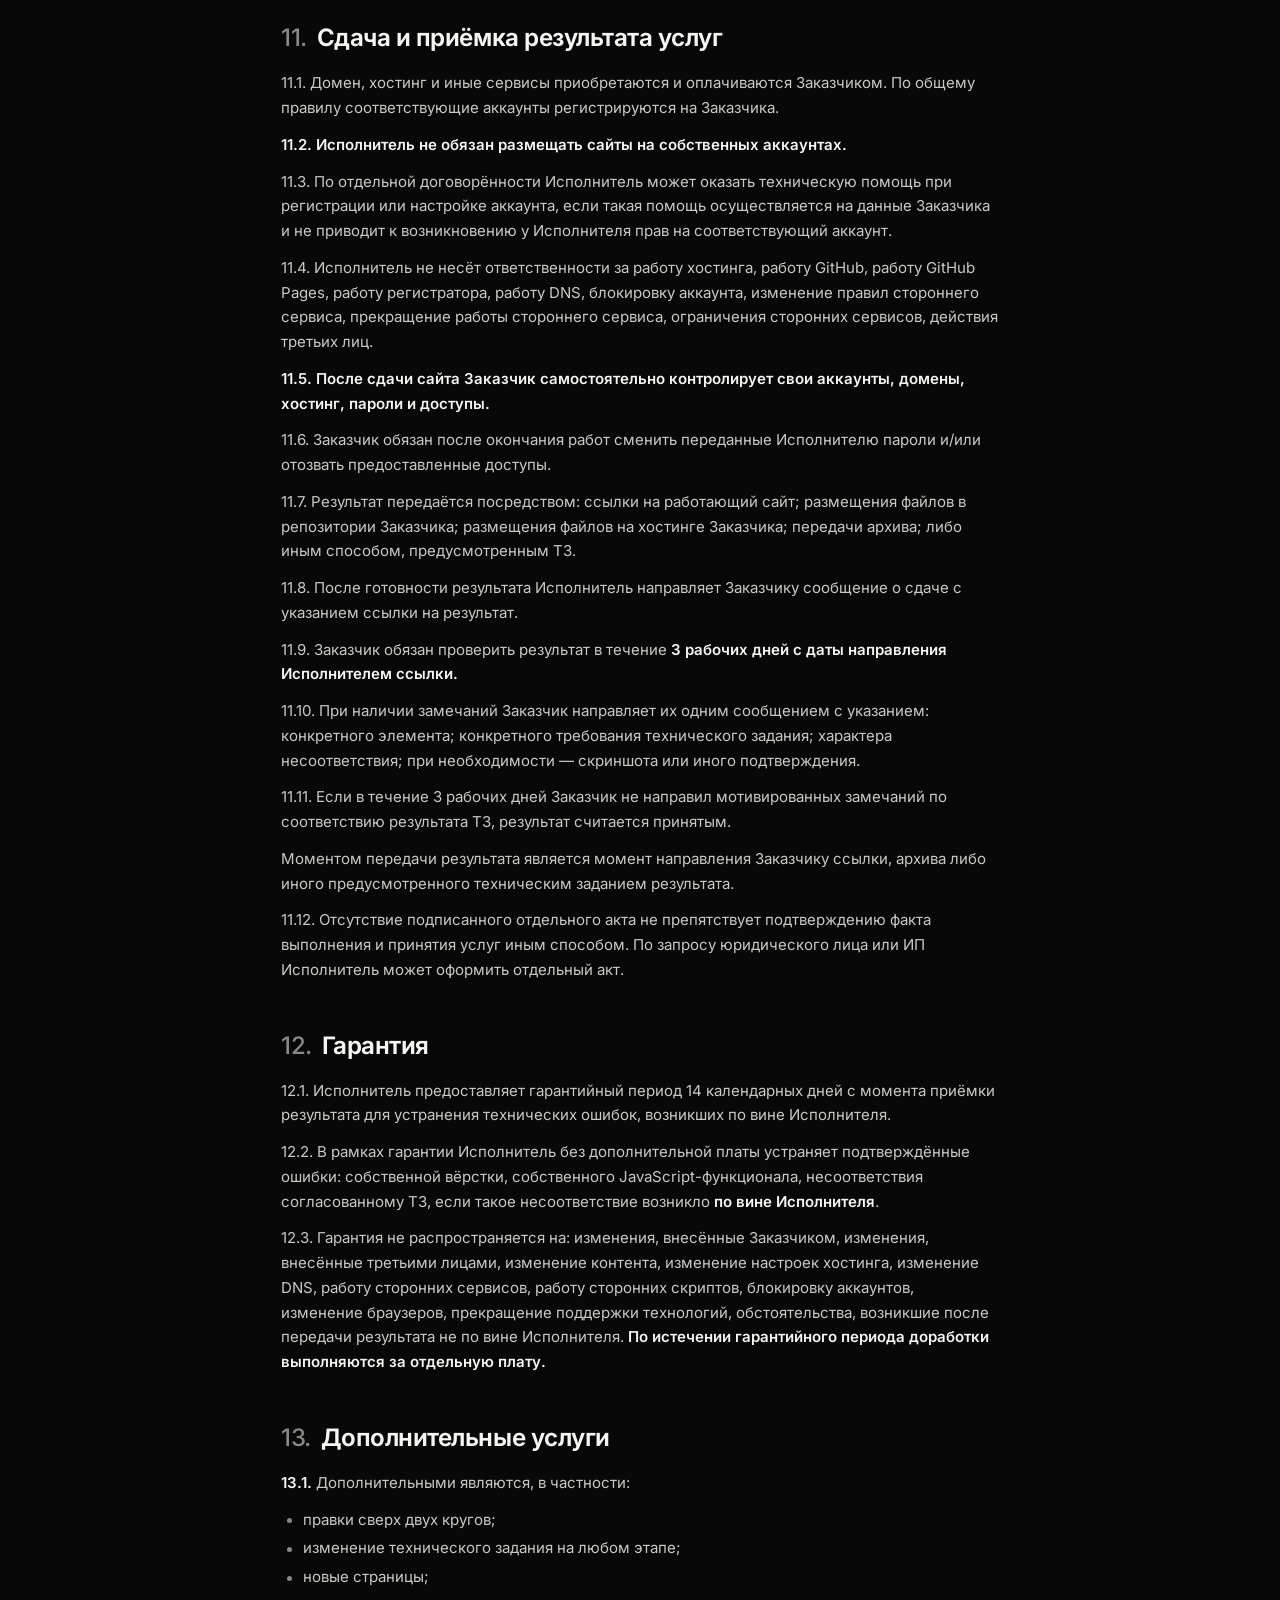
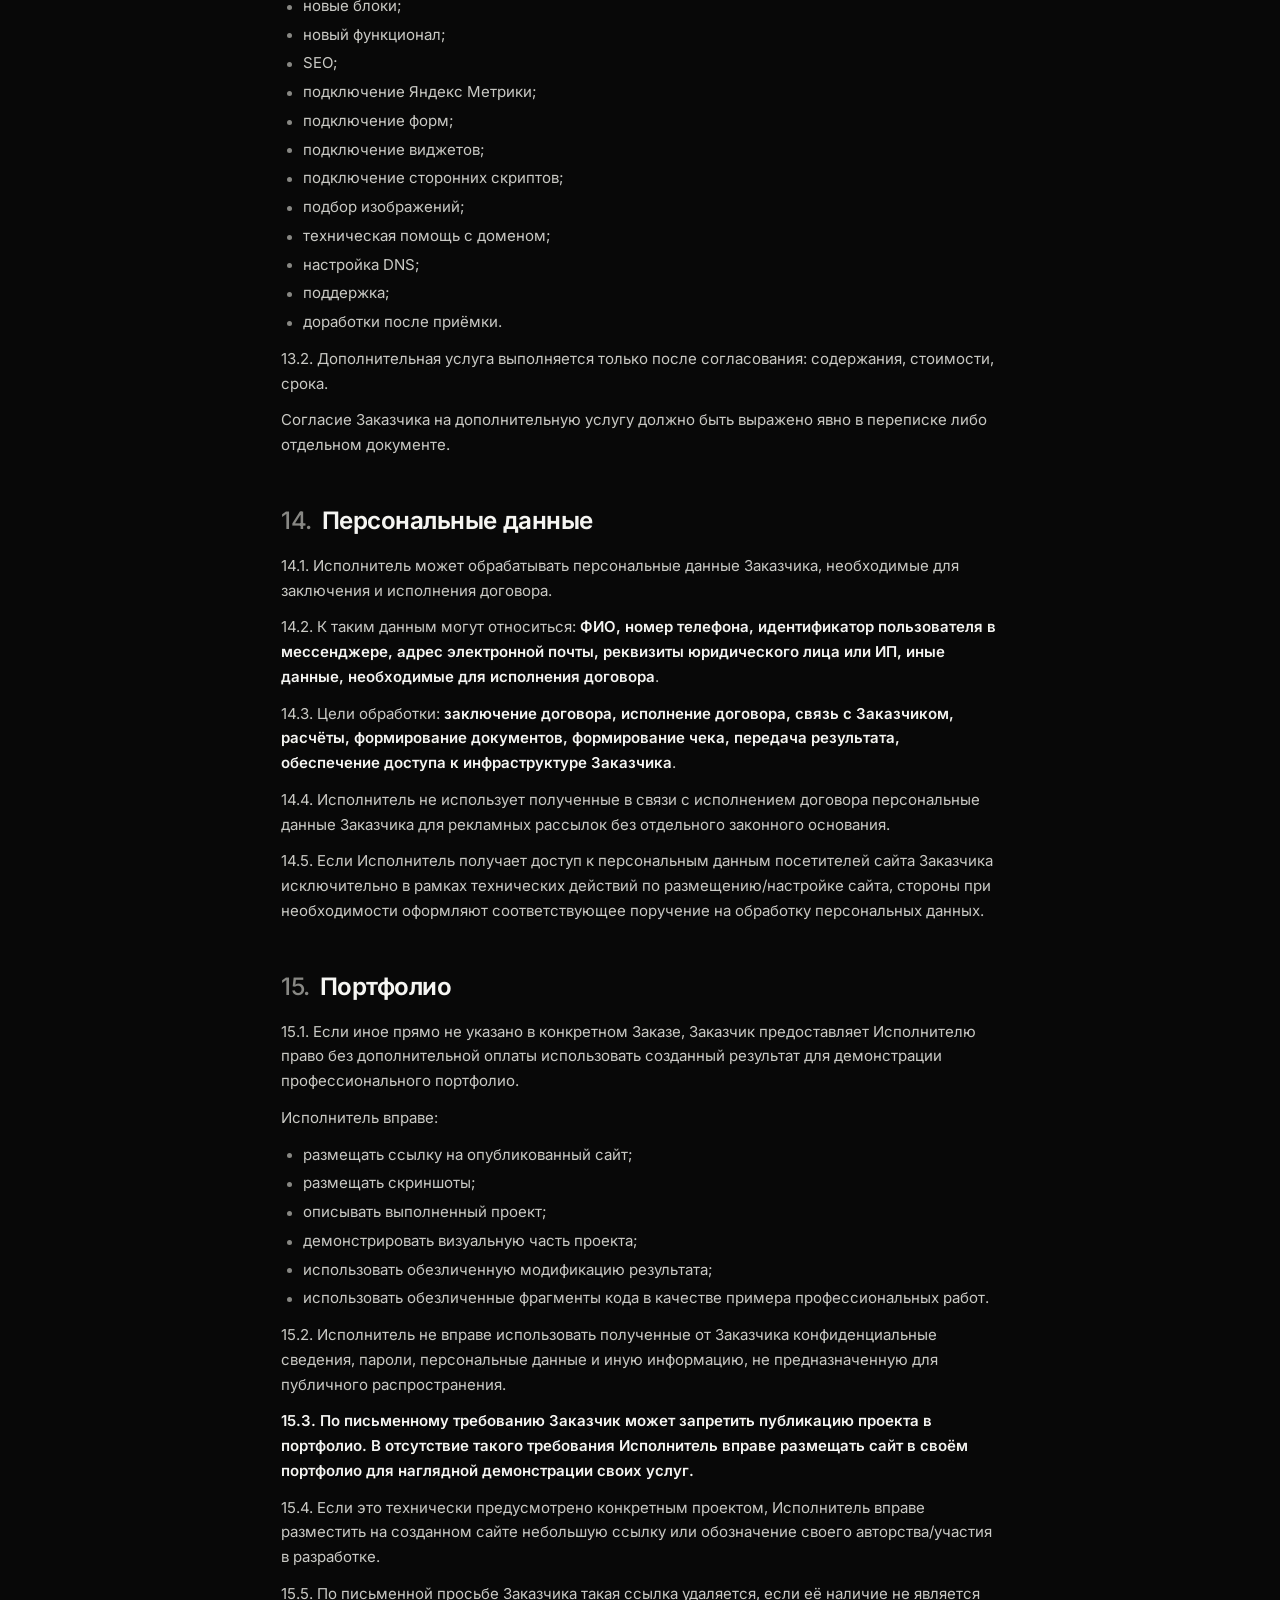
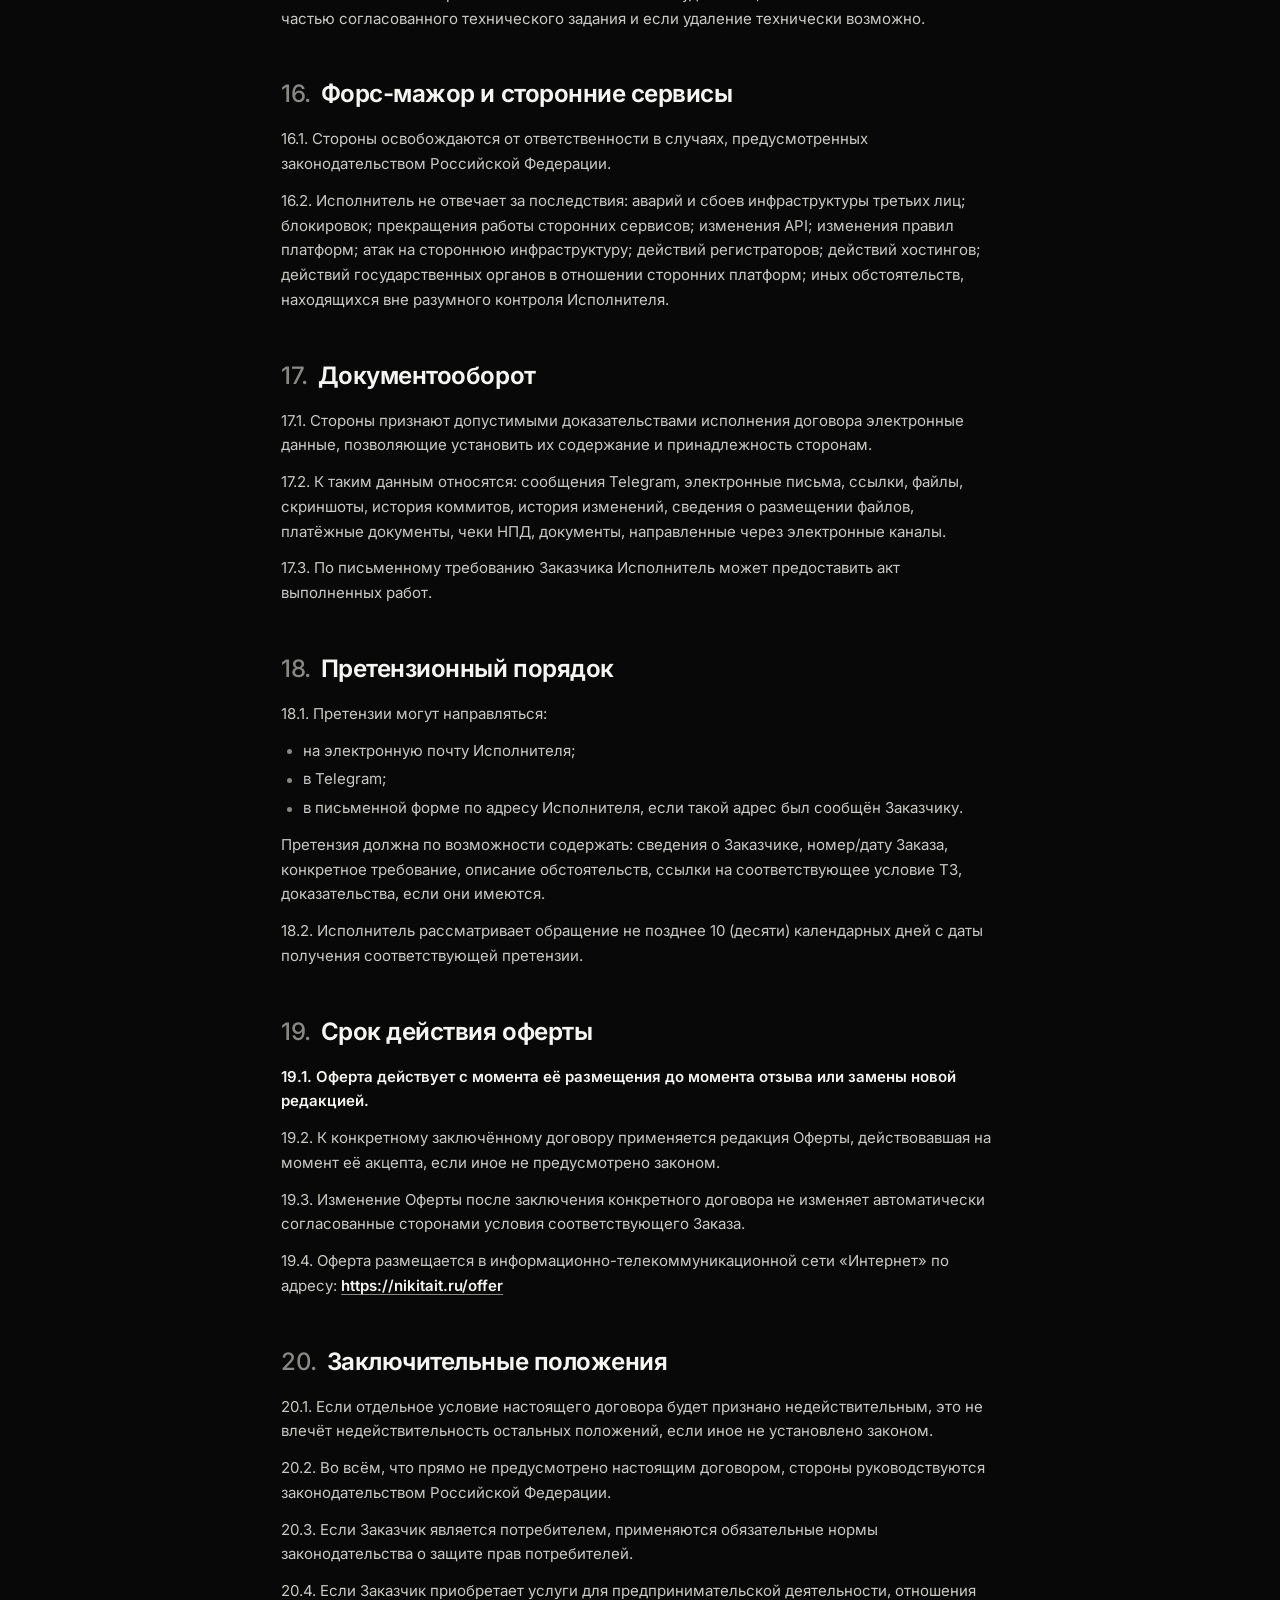
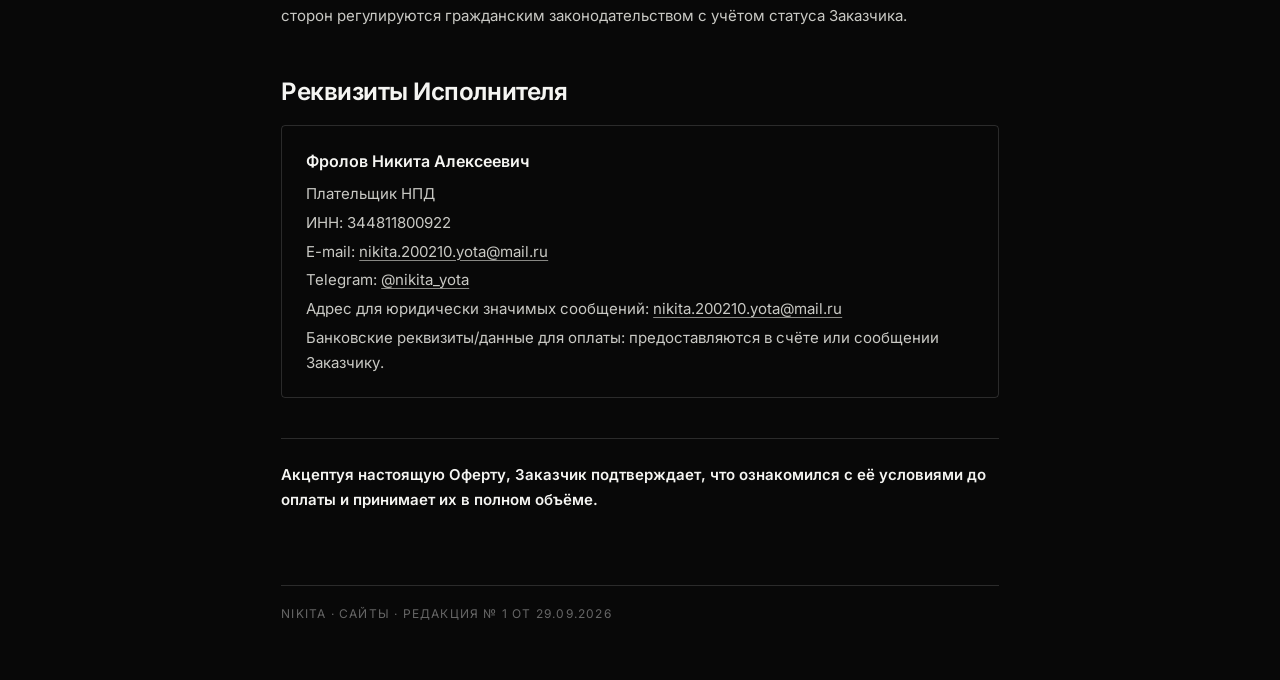
<file: offer/index.html>
<!DOCTYPE html>
<html lang="ru">
<head>
  <meta charset="UTF-8">
  <meta name="viewport" content="width=device-width, initial-scale=1.0, viewport-fit=cover">
  <meta name="description" content="Публичная оферта на оказание услуг (дистанционно) по разработке и изготовлению сайтов. Исполнитель — Фролов Никита Алексеевич, плательщик НПД.">
  <meta name="theme-color" content="#080808">
  <title>Публичная оферта — Nikita</title>
  <link rel="icon" href="../icons/favicon.svg" type="image/svg+xml">
  <link rel="apple-touch-icon" href="../icons/favicon.svg">
  <style>
    /* Шрифт Inter — общий с главной, из папки fonts в корне сайта */
    @font-face {
      font-family: "Inter";
      font-style: normal;
      font-display: swap;
      font-weight: 100 900;
      src: url("../fonts/inter-cyrillic-wght-normal.woff2") format("woff2");
      unicode-range: U+0301, U+0400-045F, U+0490-0491, U+04B0-04B1, U+2116;
    }
    @font-face {
      font-family: "Inter";
      font-style: normal;
      font-display: swap;
      font-weight: 100 900;
      src: url("../fonts/inter-latin-wght-normal.woff2") format("woff2");
      unicode-range: U+0000-00FF, U+0131, U+0152-0153, U+2000-206F, U+20AC, U+2122, U+2212;
    }
    :root {
      --black: #080808;
      --white: #f5f5f2;
      --gray: #888884;
      --text: #c9c9c4;
      --line: rgba(255,255,255,.14);
      --pad: clamp(22px, 4vw, 56px);
      --max: 820px;
    }
    * { box-sizing: border-box; margin: 0; padding: 0; }
    html { scroll-behavior: smooth; }
    html, body { min-height: 100%; }
    body {
      min-width: 320px;
      min-height: 100svh;
      display: flex;
      flex-direction: column;
      color: var(--white);
      background: var(--black);
      font-family: Inter, Helvetica, Arial, sans-serif;
      font-size: 15px;
      line-height: 1.65;
      -webkit-font-smoothing: antialiased;
    }
    a { color: inherit; }
    a:focus-visible { outline: 1px solid currentColor; outline-offset: 4px; }
    .wrap {
      flex: 1;
      width: 100%;
      max-width: var(--max);
      margin: 0 auto;
      padding: 48px var(--pad) 56px;
      display: flex;
      flex-direction: column;
    }
    .top {
      display: flex;
      justify-content: space-between;
      align-items: center;
      gap: 16px;
      padding-bottom: 18px;
      border-bottom: 1px solid var(--line);
      font-size: 12px;
      letter-spacing: .12em;
      text-transform: uppercase;
      color: var(--gray);
    }
    .top a { text-decoration: none; transition: color .3s ease; }
    .top a:hover { color: var(--white); }
    .brand { display: inline-flex; align-items: center; gap: 10px; }
    .brand svg { width: 22px; height: 22px; }

    /* ---------- Документ ---------- */
    .doc { flex: 1; padding: 64px 0 72px; }
    .eyebrow {
      margin-bottom: 18px;
      color: var(--gray);
      font-size: 12px;
      font-weight: 600;
      letter-spacing: .14em;
      text-transform: uppercase;
    }
    h1 {
      font-size: clamp(34px, 6.4vw, 60px);
      font-weight: 700;
      letter-spacing: -.045em;
      line-height: 1;
    }
    h1 em {
      display: inline-block;
      margin-top: 10px;
      font-family: Georgia, "Times New Roman", serif;
      font-weight: 400;
      font-size: .6em;
      letter-spacing: -.02em;
      line-height: 1.1;
    }
    .edition {
      margin-top: 24px;
      color: var(--gray);
      font-size: 13px;
      letter-spacing: .04em;
    }
    .lead { margin-top: 40px; }

    .toc {
      margin: 48px 0 8px;
      padding: 22px 0;
      border-top: 1px solid var(--line);
      border-bottom: 1px solid var(--line);
    }
    .toc p {
      margin-bottom: 12px;
      color: var(--gray);
      font-size: 12px;
      font-weight: 600;
      letter-spacing: .14em;
      text-transform: uppercase;
    }
    .toc ol {
      list-style: none;
      columns: 2;
      column-gap: 32px;
      font-size: 14px;
    }
    .toc li { break-inside: avoid; padding: 3px 0; }
    .toc a { color: var(--text); text-decoration: none; transition: color .3s ease; }
    .toc a:hover { color: var(--white); }
    .toc span { display: inline-block; min-width: 26px; color: var(--gray); font-variant-numeric: tabular-nums; }

    section { padding-top: 48px; scroll-margin-top: 24px; }
    h2 {
      margin-bottom: 18px;
      font-size: clamp(20px, 3vw, 24px);
      font-weight: 650;
      letter-spacing: -.02em;
      line-height: 1.25;
    }
    h2 .n { color: var(--gray); font-weight: 500; margin-right: 10px; }
    h3 {
      margin: 20px 0 6px;
      color: var(--white);
      font-size: 15px;
      font-weight: 600;
    }
    .doc p, .doc li { color: var(--text); }
    .doc p + p, .doc ul + p, .doc p + ul { margin-top: 12px; }
    .doc strong { color: var(--white); font-weight: 600; }
    .doc ul { list-style: none; }
    .doc ul li {
      position: relative;
      padding-left: 22px;
    }
    .doc ul li + li { margin-top: 4px; }
    .doc ul li::before {
      content: "";
      position: absolute;
      left: 6px;
      top: .72em;
      width: 5px;
      height: 5px;
      border-radius: 50%;
      background: var(--gray);
    }
    .doc a { text-decoration: underline; text-underline-offset: 3px; text-decoration-color: var(--gray); }
    .doc a:hover { text-decoration-color: var(--white); }

    .card {
      padding: 22px 24px;
      border: 1px solid var(--line);
      border-radius: 4px;
    }
    .card p + p { margin-top: 4px; }
    .card .name { color: var(--white); font-weight: 600; font-size: 16px; margin-bottom: 8px; }
    .final {
      margin-top: 40px;
      padding-top: 24px;
      border-top: 1px solid var(--line);
    }

    .footer-doc {
      padding-top: 18px;
      border-top: 1px solid var(--line);
      color: #666;
      font-size: 12px;
      letter-spacing: .1em;
      text-transform: uppercase;
    }

    @media (max-width: 560px) {
      .toc ol { columns: 1; }
      .card { padding: 18px; }
    }
    @media print {
      body { background: #fff; color: #000; }
      .doc p, .doc li, .doc strong, h2, h1 { color: #000; }
      .top, .toc, .footer-doc { display: none; }
    }
  </style>
</head>
<body>
  <div class="wrap">
    <div class="top">
      <a href="../">← На главную</a>
      <span class="brand">
        <svg viewBox="0 0 120 120" fill="none" aria-hidden="true">
          <circle cx="60" cy="60" r="56" stroke="currentColor" stroke-width="4.5"/>
          <path d="M34 32h13v56H34z" fill="currentColor"/>
          <path d="M34 32h13l39 56H73z" fill="currentColor"/>
          <path d="M75 34h9v52h-9z" stroke="currentColor" stroke-width="4.5"/>
          <circle cx="99.6" cy="20.4" r="7" fill="currentColor"/>
        </svg>
        Документ
      </span>
    </div>

    <main class="doc">
      <p class="eyebrow">Публичная оферта</p>
      <h1>Публичная оферта<br><em>на оказание услуг (дистанционно) по разработке и изготовлению сайтов</em></h1>
      <p class="edition">Редакция № 1 от «29» сентября 2026 года</p>

      <div class="lead">
        <p>Настоящий документ является <strong>официальным предложением физического лица Фролова Никиты Алексеевича</strong>, применяющего специальный налоговый режим «Налог на профессиональный доход», и содержит условия заключения договора возмездного оказания услуг по разработке и изготовлению интернет-сайтов.</p>
        <p>Оферта является публичной в соответствии со статьёй 437 Гражданского кодекса Российской Федерации, применяется к отношениям между Исполнителем и физическими лицами — Заказчиками, приобретающими услуги в рамках настоящей оферты.</p>
        <p><strong>До оплаты Заказчику предоставляется возможность ознакомиться</strong>: с настоящей офертой; со стоимостью выбранной услуги; с порядком оказания услуг.</p>
        <p>Акцептом оферты признаётся совершение Заказчиком действий, свидетельствующих о принятии её условий, в том числе:</p>
        <ul>
          <li>100% оплата выбранной услуги после предоставления возможности ознакомиться с настоящей офертой.</li>
        </ul>
        <p><strong>Оплата означает, что Заказчик:</strong> ознакомился с условиями оферты, ознакомился и согласен с техническим заданием и/или описанием заказа, стоимостью услуги, с порядком и сроками оказания услуги и безоговорочно принимает условия настоящей оферты.</p>
        <p>Если оплата не поступила в течение 3 календарных дней после выставления счёта или платёжной ссылки, Исполнитель вправе аннулировать соответствующее предложение. Новая цена и срок в таком случае могут быть определены заново.</p>
        <p>Для подтверждения заключения договора Исполнитель вправе сохранять переписку, сведения о платеже, календарную запись, подтверждение отправки оферты и иные документы.</p>
      </div>

      <nav class="toc" aria-label="Содержание">
        <p>Содержание</p>
        <ol>
          <li><a href="#s1"><span>1.</span>Термины и определения</a></li>
          <li><a href="#executor"><span>—</span>Сведения об Исполнителе</a></li>
          <li><a href="#s2"><span>2.</span>Предмет договора</a></li>
          <li><a href="#s3"><span>3.</span>Электронная переписка</a></li>
          <li><a href="#s4"><span>4.</span>Техническое задание</a></li>
          <li><a href="#s5"><span>5.</span>Стоимость услуг</a></li>
          <li><a href="#s6"><span>6.</span>Порядок оплаты</a></li>
          <li><a href="#s7"><span>7.</span>Срок выполнения работ</a></li>
          <li><a href="#s8"><span>8.</span>Порядок выполнения Заказа</a></li>
          <li><a href="#s9"><span>9.</span>Корректировки Заказа</a></li>
          <li><a href="#s10"><span>10.</span>Материалы Заказчика</a></li>
          <li><a href="#s11"><span>11.</span>Сдача и приёмка результата услуг</a></li>
          <li><a href="#s12"><span>12.</span>Гарантия</a></li>
          <li><a href="#s13"><span>13.</span>Дополнительные услуги</a></li>
          <li><a href="#s14"><span>14.</span>Персональные данные</a></li>
          <li><a href="#s15"><span>15.</span>Портфолио</a></li>
          <li><a href="#s16"><span>16.</span>Форс-мажор и сторонние сервисы</a></li>
          <li><a href="#s17"><span>17.</span>Документооборот</a></li>
          <li><a href="#s18"><span>18.</span>Претензионный порядок</a></li>
          <li><a href="#s19"><span>19.</span>Срок действия оферты</a></li>
          <li><a href="#s20"><span>20.</span>Заключительные положения</a></li>
          <li><a href="#requisites"><span>—</span>Реквизиты Исполнителя</a></li>
        </ol>
      </nav>

      <section id="s1">
        <h2><span class="n">1.</span>Термины и определения</h2>
        <p><strong>1.1. Оферта</strong> — настоящий документ, содержащий предложение Исполнителя заключить договор на изложенных в нём условиях.</p>
        <p><strong>1.2. Акцепт</strong> — полное и безоговорочное принятие Заказчиком условий настоящей Оферты посредством оплаты согласованной стоимости заказа по реквизитам, предоставленным Исполнителем.</p>
        <p><strong>1.3. Заказ</strong> — конкретный проект Заказчика, условия которого определяются настоящей Офертой, а также согласованными сторонами Заказом/Техническим заданием и перепиской.</p>
        <p><strong>1.4. Техническое задание (ТЗ)</strong> — согласованное сторонами описание конкретного результата и состава работ, включая структуру сайта, страницы, блоки, функциональность, особенности дизайна, сроки и иные параметры проекта.</p>
        <p><strong>1.5. Переписка</strong> — сообщения сторон посредством Telegram, электронной почты и иных согласованных сторонами электронных каналов связи.</p>
        <p><strong>1.6. Правки</strong> — один сводный перечень замечаний и предложений Заказчика, направленный Исполнителю одним сообщением в отношении соответствующего технического задания (заказа).</p>
        <p><strong>1.7. Результат</strong> — созданный Исполнителем в рамках конкретного Заказа статический сайт, его дизайн, HTML/CSS/JavaScript-код, графические элементы, а также иные результаты, прямо предусмотренные ТЗ.</p>
      </section>

      <section id="executor">
        <h2>Сведения об Исполнителе</h2>
        <div class="card">
          <p class="name">Фролов Никита Алексеевич</p>
          <p>Статус: физическое лицо — плательщик налога на профессиональный доход (НПД).</p>
          <p>ИНН: 344811800922</p>
          <p>Регион осуществления деятельности: Волгоградская область.</p>
          <p>E-mail: <a href="mailto:nikita.200210.yota@mail.ru">nikita.200210.yota@mail.ru</a></p>
          <p>Основной канал связи: Telegram</p>
          <p>Резервный канал связи: электронная почта</p>
        </div>
      </section>

      <section id="s2">
        <h2><span class="n">2.</span>Предмет договора</h2>
        <p>2.1. Исполнитель обязуется по заданию Заказчика оказать услуги <strong>по разработке и изготовлению статического интернет-сайта</strong> в объёме, предусмотренном конкретным Заказом и Техническим заданием, а Заказчик обязуется принять результат и оплатить услуги.</p>
        <p><strong>Основным видом услуг являются:</strong></p>
        <ul>
          <li>разработка структуры сайта;</li>
          <li>разработка визуального решения;</li>
          <li>создание дизайна;</li>
          <li>HTML/CSS-вёрстка;</li>
          <li>адаптивная вёрстка для компьютеров и мобильных устройств;</li>
          <li>разработка предусмотренной ТЗ интерактивности на JavaScript;</li>
          <li>размещение готовых файлов на хостинге или в репозитории Заказчика при наличии соответствующего доступа;</li>
          <li>передача Заказчику результата и файлов в предусмотренном ТЗ объёме.</li>
        </ul>
        <p>2.2. Исполнитель оказывает услуги по разработке преимущественно:</p>
        <ul>
          <li>лендингов;</li>
          <li>сайтов-визиток;</li>
          <li>небольших многостраничных статических сайтов;</li>
          <li>промо-страниц;</li>
          <li>портфолио.</li>
        </ul>
        <p>2.3. Если иное прямо не предусмотрено конкретным ТЗ, в состав услуг <strong>не входят</strong>:</p>
        <ul>
          <li>backend-разработка;</li>
          <li>базы данных;</li>
          <li>CMS;</li>
          <li>личные кабинеты;</li>
          <li>административные панели;</li>
          <li>интернет-магазины с серверной частью;</li>
          <li>приём платежей на собственные реквизиты Исполнителя;</li>
          <li>хостинг;</li>
          <li>регистрация домена на Исполнителя;</li>
          <li>постоянное техническое сопровождение;</li>
          <li>реклама;</li>
          <li>копирайтинг;</li>
          <li>профессиональная фотосъёмка;</li>
          <li>разработка фирменного стиля;</li>
          <li>разработка полноценного логотипа;</li>
          <li>SEO;</li>
          <li>подключение аналитики;</li>
          <li>подключение сторонних сервисов, виджетов и скриптов, если это прямо не указано в ТЗ.</li>
        </ul>
        <p>2.4. Дополнительные работы могут выполняться Исполнителем только после отдельного согласования их содержания, стоимости и срока путём переписки Сторон в мессенджерах.</p>
      </section>

      <section id="s3">
        <h2><span class="n">3.</span>Электронная переписка</h2>
        <p>3.1. Стороны признают юридически значимым способом взаимодействия:</p>
        <ul>
          <li>Telegram;</li>
          <li>электронную почту;</li>
          <li>иные электронные каналы, прямо согласованные сторонами.</li>
        </ul>
        <p><strong>3.2. Стороны признают сообщения, направленные с аккаунтов и адресов, используемых сторонами при оформлении и исполнении Заказа, надлежащим способом обмена юридически значимой информацией.</strong></p>
        <p>3.3. В переписке могут согласовываться: техническое задание, состав страниц и блоков, дизайн, стоимость, сроки, дополнительные работы, изменения технического задания, правки, передача материалов, передача доступов, промежуточная приёмка, финальная приёмка, претензии и ответы на них.</p>
        <p>3.4. Сообщение Заказчика «согласен», «ок», «подтверждаю» либо иное однозначное подтверждение соответствующего предложения признаётся подтверждением согласования, если из контекста переписки очевидно, какой именно вопрос согласовывается.</p>
        <p>3.5. Оплата Заказа после получения описания его состава также является подтверждением согласия Заказчика с указанными до оплаты условиями Заказа, если иное прямо не следует из переписки.</p>
        <p>3.6. Каждая сторона обязуется самостоятельно сохранять переписку и иные электронные материалы, имеющие значение для исполнения договора.</p>
      </section>

      <section id="s4">
        <h2><span class="n">4.</span>Техническое задание</h2>
        <p>4.1. Конкретный объём работ определяется техническим заданием. Техническое задание может оформляться: отдельным документом, электронным документом, сообщением или совокупностью сообщений в Telegram, перепиской по электронной почте, приложением к Заказу.</p>
        <p>4.2. В Техническом задании фиксируются: количество страниц, перечень блоков, структура, функциональность, требования к адаптивности, дизайн, анимации, интерактив, предоставляемый Заказчиком контент, срок, стоимость, количество включённых кругов правок, стоимость отдельных этапов.</p>
        <p><strong>4.3. Если конкретное требование не содержится в согласованном техническом задании, оно не считается включённым в первоначальный объём услуг.</strong></p>
        <p>4.4. Если Заказчик не предоставил необходимую информацию и из-за этого невозможно продолжить работу, срок выполнения приостанавливается до получения такой информации.</p>
        <p>4.5. Формулировки Заказчика, относящиеся к субъективному восприятию результата («сделать красивее», «хочу более современно», «не нравится»), сами по себе не являются описанием конкретного недостатка. Для предъявления требования об исправлении результата Заказчик указывает, какое именно согласованное требование ТЗ нарушено.</p>
      </section>

      <section id="s5">
        <h2><span class="n">5.</span>Стоимость услуг</h2>
        <p>5.1. Стоимость каждого проекта определяется индивидуально.</p>
        <p>5.2. Базовая стоимость разработки сайта составляет <strong>от 2 500 (Двух тысяч пятисот) рублей</strong>. Конкретная стоимость конкретного Заказа указывается до оплаты и фиксируется в переписке, счёте, платёжной ссылке.</p>
        <p>5.3. На стоимость могут влиять: количество страниц, количество блоков, сложность дизайна, сложность анимации, количество интерактивных элементов, объём предоставленного контента, необходимость адаптации, срочность, объём согласованных работ, иные особенности проекта.</p>
        <p>5.4. Стоимость включает только работы, прямо предусмотренные согласованным ТЗ. Все работы, не согласованные техническим заданием, оплачиваются дополнительно. Минимальная стоимость дополнительной доработки составляет от 500 рублей, если иная стоимость не согласована сторонами.</p>
      </section>

      <section id="s6">
        <h2><span class="n">6.</span>Порядок оплаты</h2>
        <p>6.1. Оплата конкретного Заказа производится в размере 100% до начала выполнения работ.</p>
        <p>6.2. Исполнитель приступает к работе после:</p>
        <ul>
          <li>поступления 100% оплаты;</li>
          <li>получения необходимых материалов и информации;</li>
          <li>получения необходимых доступов, если они требуются для выполнения Заказа.</li>
        </ul>
        <p>6.3. Возможные способы оплаты: банковский перевод, СБП, платёжная ссылка, банковские реквизиты, иные доступные Исполнителю способы.</p>
        <p>6.4. Обязанность Заказчика по оплате считается исполненной с даты зачисления денежных средств на расчётный счёт Исполнителя.</p>
        <p>Исполнитель формирует чек в порядке, предусмотренном законодательством для плательщиков НПД. <strong>Чек может быть направлен Заказчику в электронном виде посредством согласованных Сторонами каналов связи.</strong></p>
      </section>

      <section id="s7">
        <h2><span class="n">7.</span>Срок выполнения работ</h2>
        <p>7.1. Срок конкретного Заказа определяется Сторонами индивидуально в переписке и указывается до оплаты.</p>
        <p>7.2. Если иное не установлено в Заказе, максимальный срок выполнения составляет до 10 рабочих дней.</p>
        <p>7.3. Срок начинает течь со следующего рабочего дня после одновременного наступления следующих обстоятельств: поступление полной оплаты, получение Исполнителем всех необходимых материалов, получение необходимых доступов.</p>
        <p>7.4. Срок продлевается на период просрочки Заказчиком: передачи материалов, передачи доступов, предоставления информации, согласования результата, предоставления замечаний, оплаты дополнительных работ.</p>
        <p>7.5. При изменении технического задания срок выполнения увеличивается на объективно необходимый период выполнения дополнительных работ.</p>
        <p>7.6. Новый срок дополнительных работ сообщается Заказчику до начала их выполнения. Исполнитель не отвечает за задержки, вызванные: действиями или бездействием Заказчика, отсутствием необходимых материалов, неисправностью оборудования Заказчика, сбоями хостинга, сбоями GitHub и аналогичных сервисов, действиями регистратора домена, проблемами DNS, блокировками сторонних сервисов, изменением правил сторонних платформ, действиями государственных органов в отношении сторонних платформ, обстоятельствами непреодолимой силы.</p>
      </section>

      <section id="s8">
        <h2><span class="n">8.</span>Порядок выполнения Заказа</h2>
        <p>8.1. Стандартный процесс состоит из следующих этапов:</p>
        <h3>Этап 1. Структура и дизайн.</h3>
        <p>Разработка структуры, прототипа и/или визуального решения.</p>
        <h3>Этап 2. Вёрстка и разработка.</h3>
        <p>Создание HTML/CSS/JavaScript, адаптация, наполнение предоставленными материалами и реализация согласованного интерактива.</p>
        <h3>Этап 3. Передача результата.</h3>
        <p>Размещение результата на инфраструктуре Заказчика и направление ссылки либо передача файлов.</p>
        <p>8.2. Конкретный состав этапов может быть изменён техническим заданием.</p>
        <p>8.3. Промежуточные результаты могут передаваться посредством: <strong>ссылки на превью, скриншотов, макетов, файлов, репозитория, иным электронным способом</strong>.</p>
        <p>8.4. Если иное не указано ниже, после полной оплаты и приёмки Заказчику передаются исключительные права на созданные специально для него оригинальные элементы дизайна и код в объёме, предусмотренном договором.</p>
      </section>

      <section id="s9">
        <h2><span class="n">9.</span>Корректировки Заказа</h2>
        <p>9.1. В стоимость каждого Заказа включается <strong>2 круга правок</strong>, если иное не указано в техническом задании.</p>
        <p>Один круг правок — один консолидированный список замечаний, направленный одним сообщением.</p>
        <p>9.2. Если Заказчик направляет замечания несколькими отдельными сообщениями в разное время, Исполнитель вправе считать их отдельными кругами правок, если они относятся к одному уже переданному результату.</p>
        <p>9.3. К правкам относятся, в частности: изменение текста, изменение цвета, изменение шрифта, изменение отступов, замена изображения, перестановка элементов внутри существующего блока.</p>
        <p>9.4. Не являются правками: создание новой страницы, создание нового блока, добавление нового функционала, изменение согласованной концепции, полная переработка согласованного дизайна, изменение уже принятого этапа, изменение технического задания, добавление новых интеграций, иные работы, отсутствовавшие в первоначальном техническом задании.</p>
        <p>9.5. Дополнительные правки выполняются только после согласования их стоимости и срока.</p>
      </section>

      <section id="s10">
        <h2><span class="n">10.</span>Материалы Заказчика</h2>
        <p>10.1. Заказчик самостоятельно предоставляет: тексты, фотографии, логотипы, изображения, сведения о компании, контактные данные, иные материалы.</p>
        <p><strong>10.2. Заказчик гарантирует наличие необходимых прав и разрешений на использование предоставленных материалов.</strong></p>
        <p>10.3. Исполнитель не проверяет юридическую чистоту предоставленных Заказчиком материалов, если такая проверка прямо не заказана как отдельная услуга.</p>
        <p>10.4. Если необходимые материалы не предоставлены, Исполнитель вправе по запросу Заказчика: использовать временные изображения и тексты, оставить соответствующие места незаполненными, приостановить выполнение до получения материалов.</p>
        <p><strong>10.5. Ответственность за содержание материалов, предоставленных Заказчиком, несёт Заказчик в пределах, установленных законодательством РФ.</strong></p>
      </section>

      <section id="s11">
        <h2><span class="n">11.</span>Сдача и приёмка результата услуг</h2>
        <p>11.1. Домен, хостинг и иные сервисы приобретаются и оплачиваются Заказчиком. По общему правилу соответствующие аккаунты регистрируются на Заказчика.</p>
        <p><strong>11.2. Исполнитель не обязан размещать сайты на собственных аккаунтах.</strong></p>
        <p>11.3. По отдельной договорённости Исполнитель может оказать техническую помощь при регистрации или настройке аккаунта, если такая помощь осуществляется на данные Заказчика и не приводит к возникновению у Исполнителя прав на соответствующий аккаунт.</p>
        <p>11.4. Исполнитель не несёт ответственности за работу хостинга, работу GitHub, работу GitHub Pages, работу регистратора, работу DNS, блокировку аккаунта, изменение правил стороннего сервиса, прекращение работы стороннего сервиса, ограничения сторонних сервисов, действия третьих лиц.</p>
        <p><strong>11.5. После сдачи сайта Заказчик самостоятельно контролирует свои аккаунты, домены, хостинг, пароли и доступы.</strong></p>
        <p>11.6. Заказчик обязан после окончания работ сменить переданные Исполнителю пароли и/или отозвать предоставленные доступы.</p>
        <p>11.7. Результат передаётся посредством: ссылки на работающий сайт; размещения файлов в репозитории Заказчика; размещения файлов на хостинге Заказчика; передачи архива; либо иным способом, предусмотренным ТЗ.</p>
        <p>11.8. После готовности результата Исполнитель направляет Заказчику сообщение о сдаче с указанием ссылки на результат.</p>
        <p>11.9. Заказчик обязан проверить результат в течение <strong>3 рабочих дней с даты направления Исполнителем ссылки.</strong></p>
        <p>11.10. При наличии замечаний Заказчик направляет их одним сообщением с указанием: конкретного элемента; конкретного требования технического задания; характера несоответствия; при необходимости — скриншота или иного подтверждения.</p>
        <p>11.11. Если в течение 3 рабочих дней Заказчик не направил мотивированных замечаний по соответствию результата ТЗ, результат считается принятым.</p>
        <p>Моментом передачи результата является момент направления Заказчику ссылки, архива либо иного предусмотренного техническим заданием результата.</p>
        <p>11.12. Отсутствие подписанного отдельного акта не препятствует подтверждению факта выполнения и принятия услуг иным способом. По запросу юридического лица или ИП Исполнитель может оформить отдельный акт.</p>
      </section>

      <section id="s12">
        <h2><span class="n">12.</span>Гарантия</h2>
        <p>12.1. Исполнитель предоставляет гарантийный период 14 календарных дней с момента приёмки результата для устранения технических ошибок, возникших по вине Исполнителя.</p>
        <p>12.2. В рамках гарантии Исполнитель без дополнительной платы устраняет подтверждённые ошибки: собственной вёрстки, собственного JavaScript-функционала, несоответствия согласованному ТЗ, если такое несоответствие возникло <strong>по вине Исполнителя</strong>.</p>
        <p>12.3. Гарантия не распространяется на: изменения, внесённые Заказчиком, изменения, внесённые третьими лицами, изменение контента, изменение настроек хостинга, изменение DNS, работу сторонних сервисов, работу сторонних скриптов, блокировку аккаунтов, изменение браузеров, прекращение поддержки технологий, обстоятельства, возникшие после передачи результата не по вине Исполнителя. <strong>По истечении гарантийного периода доработки выполняются за отдельную плату.</strong></p>
      </section>

      <section id="s13">
        <h2><span class="n">13.</span>Дополнительные услуги</h2>
        <p><strong>13.1.</strong> Дополнительными являются, в частности:</p>
        <ul>
          <li>правки сверх двух кругов;</li>
          <li>изменение технического задания на любом этапе;</li>
          <li>новые страницы;</li>
          <li>новые блоки;</li>
          <li>новый функционал;</li>
          <li>SEO;</li>
          <li>подключение Яндекс Метрики;</li>
          <li>подключение форм;</li>
          <li>подключение виджетов;</li>
          <li>подключение сторонних скриптов;</li>
          <li>подбор изображений;</li>
          <li>техническая помощь с доменом;</li>
          <li>настройка DNS;</li>
          <li>поддержка;</li>
          <li>доработки после приёмки.</li>
        </ul>
        <p>13.2. Дополнительная услуга выполняется только после согласования: содержания, стоимости, срока.</p>
        <p>Согласие Заказчика на дополнительную услугу должно быть выражено явно в переписке либо отдельном документе.</p>
      </section>

      <section id="s14">
        <h2><span class="n">14.</span>Персональные данные</h2>
        <p>14.1. Исполнитель может обрабатывать персональные данные Заказчика, необходимые для заключения и исполнения договора.</p>
        <p>14.2. К таким данным могут относиться: <strong>ФИО, номер телефона, идентификатор пользователя в мессенджере, адрес электронной почты, реквизиты юридического лица или ИП, иные данные, необходимые для исполнения договора</strong>.</p>
        <p>14.3. Цели обработки: <strong>заключение договора, исполнение договора, связь с Заказчиком, расчёты, формирование документов, формирование чека, передача результата, обеспечение доступа к инфраструктуре Заказчика</strong>.</p>
        <p>14.4. Исполнитель не использует полученные в связи с исполнением договора персональные данные Заказчика для рекламных рассылок без отдельного законного основания.</p>
        <p>14.5. Если Исполнитель получает доступ к персональным данным посетителей сайта Заказчика исключительно в рамках технических действий по размещению/настройке сайта, стороны при необходимости оформляют соответствующее поручение на обработку персональных данных.</p>
      </section>

      <section id="s15">
        <h2><span class="n">15.</span>Портфолио</h2>
        <p>15.1. Если иное прямо не указано в конкретном Заказе, Заказчик предоставляет Исполнителю право без дополнительной оплаты использовать созданный результат для демонстрации профессионального портфолио.</p>
        <p>Исполнитель вправе:</p>
        <ul>
          <li>размещать ссылку на опубликованный сайт;</li>
          <li>размещать скриншоты;</li>
          <li>описывать выполненный проект;</li>
          <li>демонстрировать визуальную часть проекта;</li>
          <li>использовать обезличенную модификацию результата;</li>
          <li>использовать обезличенные фрагменты кода в качестве примера профессиональных работ.</li>
        </ul>
        <p>15.2. Исполнитель не вправе использовать полученные от Заказчика конфиденциальные сведения, пароли, персональные данные и иную информацию, не предназначенную для публичного распространения.</p>
        <p><strong>15.3. По письменному требованию Заказчик может запретить публикацию проекта в портфолио. В отсутствие такого требования Исполнитель вправе размещать сайт в своём портфолио для наглядной демонстрации своих услуг.</strong></p>
        <p>15.4. Если это технически предусмотрено конкретным проектом, Исполнитель вправе разместить на созданном сайте небольшую ссылку или обозначение своего авторства/участия в разработке.</p>
        <p>15.5. По письменной просьбе Заказчика такая ссылка удаляется, если её наличие не является частью согласованного технического задания и если удаление технически возможно.</p>
      </section>

      <section id="s16">
        <h2><span class="n">16.</span>Форс-мажор и сторонние сервисы</h2>
        <p>16.1. Стороны освобождаются от ответственности в случаях, предусмотренных законодательством Российской Федерации.</p>
        <p>16.2. Исполнитель не отвечает за последствия: аварий и сбоев инфраструктуры третьих лиц; блокировок; прекращения работы сторонних сервисов; изменения API; изменения правил платформ; атак на стороннюю инфраструктуру; действий регистраторов; действий хостингов; действий государственных органов в отношении сторонних платформ; иных обстоятельств, находящихся вне разумного контроля Исполнителя.</p>
      </section>

      <section id="s17">
        <h2><span class="n">17.</span>Документооборот</h2>
        <p>17.1. Стороны признают допустимыми доказательствами исполнения договора электронные данные, позволяющие установить их содержание и принадлежность сторонам.</p>
        <p>17.2. К таким данным относятся: сообщения Telegram, электронные письма, ссылки, файлы, скриншоты, история коммитов, история изменений, сведения о размещении файлов, платёжные документы, чеки НПД, документы, направленные через электронные каналы.</p>
        <p>17.3. По письменному требованию Заказчика Исполнитель может предоставить акт выполненных работ.</p>
      </section>

      <section id="s18">
        <h2><span class="n">18.</span>Претензионный порядок</h2>
        <p>18.1. Претензии могут направляться:</p>
        <ul>
          <li>на электронную почту Исполнителя;</li>
          <li>в Telegram;</li>
          <li>в письменной форме по адресу Исполнителя, если такой адрес был сообщён Заказчику.</li>
        </ul>
        <p>Претензия должна по возможности содержать: сведения о Заказчике, номер/дату Заказа, конкретное требование, описание обстоятельств, ссылки на соответствующее условие ТЗ, доказательства, если они имеются.</p>
        <p>18.2. Исполнитель рассматривает обращение не позднее 10 (десяти) календарных дней с даты получения соответствующей претензии.</p>
      </section>

      <section id="s19">
        <h2><span class="n">19.</span>Срок действия оферты</h2>
        <p><strong>19.1. Оферта действует с момента её размещения до момента отзыва или замены новой редакцией.</strong></p>
        <p>19.2. К конкретному заключённому договору применяется редакция Оферты, действовавшая на момент её акцепта, если иное не предусмотрено законом.</p>
        <p>19.3. Изменение Оферты после заключения конкретного договора не изменяет автоматически согласованные сторонами условия соответствующего Заказа.</p>
        <p>19.4. Оферта размещается в информационно-телекоммуникационной сети «Интернет» по адресу: <strong><a href="https://nikitait.ru/offer">https://nikitait.ru/offer</a></strong></p>
      </section>

      <section id="s20">
        <h2><span class="n">20.</span>Заключительные положения</h2>
        <p>20.1. Если отдельное условие настоящего договора будет признано недействительным, это не влечёт недействительность остальных положений, если иное не установлено законом.</p>
        <p>20.2. Во всём, что прямо не предусмотрено настоящим договором, стороны руководствуются законодательством Российской Федерации.</p>
        <p>20.3. Если Заказчик является потребителем, применяются обязательные нормы законодательства о защите прав потребителей.</p>
        <p>20.4. Если Заказчик приобретает услуги для предпринимательской деятельности, отношения сторон регулируются гражданским законодательством с учётом статуса Заказчика.</p>
      </section>

      <section id="requisites">
        <h2>Реквизиты Исполнителя</h2>
        <div class="card">
          <p class="name">Фролов Никита Алексеевич</p>
          <p>Плательщик НПД</p>
          <p>ИНН: 344811800922</p>
          <p>E-mail: <a href="mailto:nikita.200210.yota@mail.ru">nikita.200210.yota@mail.ru</a></p>
          <p>Telegram: <a href="https://t.me/nikita_yota">@nikita_yota</a></p>
          <p>Адрес для юридически значимых сообщений: <a href="mailto:nikita.200210.yota@mail.ru">nikita.200210.yota@mail.ru</a></p>
          <p>Банковские реквизиты/данные для оплаты: предоставляются в счёте или сообщении Заказчику.</p>
        </div>
        <p class="final"><strong>Акцептуя настоящую Оферту, Заказчик подтверждает, что ознакомился с её условиями до оплаты и принимает их в полном объёме.</strong></p>
      </section>
    </main>

    <div class="footer-doc">Nikita · сайты · Редакция № 1 от 29.09.2026</div>
  </div>
</body>
</html>
</file>
<file: css/style.css>
/* =========================================================
   NIKITA — СТАТИЧНЫЕ САЙТЫ: ВИЗИТКИ И ПРИГЛАШЕНИЯ
   Чёрно-белый лендинг. Шрифт Inter лежит локально в /fonts
   (никаких запросов к Google — без передачи IP посетителей).
   ========================================================= */

@font-face {
  font-family: "Inter";
  font-style: normal;
  font-display: swap;
  font-weight: 100 900;
  src: url("../fonts/inter-cyrillic-wght-normal.woff2") format("woff2-variations"),
       url("../fonts/inter-cyrillic-wght-normal.woff2") format("woff2");
  unicode-range: U+0301, U+0400-045F, U+0490-0491, U+04B0-04B1, U+2116;
}

@font-face {
  font-family: "Inter";
  font-style: normal;
  font-display: swap;
  font-weight: 100 900;
  src: url("../fonts/inter-latin-wght-normal.woff2") format("woff2-variations"),
       url("../fonts/inter-latin-wght-normal.woff2") format("woff2");
  unicode-range: U+0000-00FF, U+0131, U+0152-0153, U+02BB-02BC, U+02C6, U+02DA, U+02DC, U+0304, U+0308, U+0329, U+2000-206F, U+20AC, U+2122, U+2191, U+2193, U+2212, U+2215, U+FEFF, U+FFFD;
}

   :root {
    --black: #080808;
    --black-2: #101010;
    --white: #f5f5f2;
    --white-pure: #ffffff;
    --gray-1: #d8d8d3;
    --gray-2: #999994;
    --gray-3: #666662;
    --line-dark: rgba(255,255,255,.16);
    --line-light: rgba(0,0,0,.13);
    --max: 1380px;
    --pad: clamp(20px, 4vw, 64px);
    --ease: cubic-bezier(.2,.75,.2,1);
    --header-h: 76px;
  }
  
  * {
    box-sizing: border-box;
    margin: 0;
    padding: 0;
  }
  
  html {
    scroll-behavior: smooth;
    background: var(--black);
  }
  
  body {
    min-width: 320px;
    color: var(--black);
    background: var(--white);
    font-family: Inter, Helvetica, Arial, sans-serif;
    font-weight: 400;
    line-height: 1.55;
    overflow-x: hidden;
    cursor: default;
    -webkit-font-smoothing: antialiased;
    -moz-osx-font-smoothing: grayscale;
    text-rendering: optimizeLegibility;
  }
  
  body.menu-open {
    overflow: hidden;
  }
  
  ::selection {
    color: var(--white);
    background: var(--black);
  }
  
  a {
    color: inherit;
    text-decoration: none;
  }
  
  button {
    font: inherit;
  }
  
  img {
    max-width: 100%;
    height: auto;
    display: block;
  }
  
  .page-noise {
    position: fixed;
    inset: 0;
    z-index: 100;
    pointer-events: none;
    opacity: .035;
    background-image: url("data:image/svg+xml,%3Csvg viewBox='0 0 180 180' xmlns='http://www.w3.org/2000/svg'%3E%3Cfilter id='n'%3E%3CfeTurbulence type='fractalNoise' baseFrequency='.9' numOctaves='3' stitchTiles='stitch'/%3E%3C/filter%3E%3Crect width='100%25' height='100%25' filter='url(%23n)' opacity='.7'/%3E%3C/svg%3E");
  }
  
  .cursor-dot,
  .cursor-ring {
    display: none;
    position: fixed;
    z-index: 200;
    pointer-events: none;
    transform: translate(-50%, -50%);
  }
  
  .cursor-dot {
    width: 5px;
    height: 5px;
    border-radius: 50%;
    background: #fff;
    mix-blend-mode: difference;
  }
  
  .cursor-ring {
    width: 34px;
    height: 34px;
    border: 1px solid rgba(255,255,255,.8);
    border-radius: 50%;
    mix-blend-mode: difference;
    transition: width .25s var(--ease), height .25s var(--ease);
  }
  
  body.cursor-hover .cursor-ring {
    width: 58px;
    height: 58px;
  }
  
  /* ---------- HEADER ---------- */
  
  .header {
    position: fixed;
    z-index: 90;
    top: 0;
    left: 0;
    right: 0;
    height: var(--header-h);
    display: flex;
    align-items: center;
    justify-content: space-between;
    padding: 0 max(var(--pad), calc((100% - var(--max)) / 2));
    color: var(--white);
    transition: transform .45s var(--ease);
  }
  
  /* Soft frosted glass — extended & gradual fade for smooth blur transition */
  .header::before {
    content: "";
    position: absolute;
    left: 0;
    right: 0;
    top: 0;
    height: calc(var(--header-h) + 48px);
    z-index: -1;
    background: linear-gradient(
      to bottom,
      rgba(8, 8, 8, 0.82) 0%,
      rgba(8, 8, 8, 0.58) 35%,
      rgba(8, 8, 8, 0.28) 65%,
      rgba(8, 8, 8, 0.08) 85%,
      transparent 100%
    );
    backdrop-filter: blur(18px) saturate(1.4);
    -webkit-backdrop-filter: blur(18px) saturate(1.4);
    pointer-events: none;
    /* Very gradual mask so blur doesn't cut off abruptly */
    mask-image: linear-gradient(
      to bottom,
      #000 0%,
      #000 28%,
      rgba(0, 0, 0, 0.85) 48%,
      rgba(0, 0, 0, 0.45) 68%,
      rgba(0, 0, 0, 0.15) 85%,
      transparent 100%
    );
    -webkit-mask-image: linear-gradient(
      to bottom,
      #000 0%,
      #000 28%,
      rgba(0, 0, 0, 0.85) 48%,
      rgba(0, 0, 0, 0.45) 68%,
      rgba(0, 0, 0, 0.15) 85%,
      transparent 100%
    );
  }
  
  .brand {
    display: inline-flex;
    align-items: center;
    gap: 11px;
    font-size: 14px;
    font-weight: 700;
    letter-spacing: .08em;
    text-transform: uppercase;
    flex-shrink: 0;
  }
  
  .brand-mark {
    width: 28px;
    height: 28px;
    display: block;
    flex-shrink: 0;
    transition: transform .6s var(--ease);
  }

  .brand:hover .brand-mark {
    transform: rotate(-12deg);
  }
  
  .desktop-nav {
    display: flex;
    align-items: center;
    gap: clamp(14px, 2vw, 36px);
    margin-left: auto;
    margin-right: clamp(18px, 3.5vw, 56px);
    flex-wrap: nowrap;
  }
  
  .desktop-nav a,
  .header-cta {
    position: relative;
    font-size: 13px;
    letter-spacing: .1em;
    text-transform: uppercase;
    white-space: nowrap;
  }
  
  .desktop-nav a::after,
  .header-cta::after {
    content: "";
    position: absolute;
    right: 0;
    bottom: -5px;
    left: 0;
    height: 1px;
    background: currentColor;
    transform: scaleX(0);
    transform-origin: right;
    transition: transform .4s var(--ease);
  }
  
  .desktop-nav a:hover::after,
  .header-cta:hover::after {
    transform: scaleX(1);
    transform-origin: left;
  }
  
  .header-cta {
    display: flex;
    gap: 9px;
    align-items: center;
    flex-shrink: 0;
  }
  
  .menu-button {
    display: none;
    width: 44px;
    height: 44px;
    border: 0;
    background: transparent;
    color: inherit;
    cursor: pointer;
    flex-shrink: 0;
  }
  
  .menu-button span {
    display: block;
    width: 25px;
    height: 1px;
    margin: 6px auto;
    background: currentColor;
    transition: transform .35s var(--ease);
  }
  
  .menu-button.active span:first-child {
    transform: translateY(3.5px) rotate(45deg);
  }
  
  .menu-button.active span:last-child {
    transform: translateY(-3.5px) rotate(-45deg);
  }
  
  .mobile-menu {
    position: fixed;
    inset: 0;
    z-index: 80;
    display: flex;
    flex-direction: column;
    padding: calc(var(--header-h) + 20px) 0 0;
    color: var(--white);
    background: var(--black);
    transform: translateY(-100%);
    transition: transform .7s var(--ease);
  }
  
  .mobile-menu.open {
    transform: translateY(0);
  }
  
  .mobile-menu nav {
    flex: 1 1 auto;
    min-height: 0;
    overflow-y: auto;
    overscroll-behavior: contain;
    -webkit-overflow-scrolling: touch;
    scroll-behavior: smooth;
    display: grid;
    align-content: start;
    gap: 0;
    padding: 12px var(--pad) 28px;
    mask-image: linear-gradient(
      to bottom,
      transparent 0,
      #000 28px,
      #000 calc(100% - 36px),
      transparent 100%
    );
    -webkit-mask-image: linear-gradient(
      to bottom,
      transparent 0,
      #000 28px,
      #000 calc(100% - 36px),
      transparent 100%
    );
  }
  
  .mobile-menu nav a {
    font-size: clamp(28px, 8vw, 56px);
    font-weight: 700;
    letter-spacing: -.05em;
    padding: 12px 0;
    border-bottom: 1px solid rgba(255, 255, 255, 0.12);
    transform: translateY(25px);
    opacity: 0;
    transition: opacity .5s ease, transform .6s var(--ease);
  }
  
  .mobile-menu nav a:first-child {
    border-top: 1px solid rgba(255, 255, 255, 0.12);
  }
  
  .mobile-menu.open nav a {
    opacity: 1;
    transform: translateY(0);
  }
  
  .mobile-menu.open nav a:nth-child(2) { transition-delay: .05s; }
  .mobile-menu.open nav a:nth-child(3) { transition-delay: .1s; }
  .mobile-menu.open nav a:nth-child(4) { transition-delay: .15s; }
  .mobile-menu.open nav a:nth-child(5) { transition-delay: .2s; }
  .mobile-menu.open nav a:nth-child(6) { transition-delay: .25s; }
  .mobile-menu.open nav a:nth-child(7) { transition-delay: .3s; }
  
  .mobile-menu p {
    flex: 0 0 auto;
    position: relative;
    margin: 0;
    padding: 20px var(--pad) 28px;
    font-size: 12px;
    letter-spacing: .15em;
    text-transform: uppercase;
    color: var(--gray-2);
    background: linear-gradient(
      to top,
      var(--black) 55%,
      rgba(8, 8, 8, 0.92) 80%,
      transparent 100%
    );
  }
  /* ---------- COMMON ---------- */
  
  .section {
    position: relative;
    padding: clamp(80px, 9vw, 120px) var(--pad);
  }
  
  .dark-section {
    color: var(--white);
    background: var(--black);
  }
  
  .section-head {
    width: 100%;
    max-width: var(--max);
    margin: 0 auto 64px;
    display: flex;
    align-items: center;
    justify-content: space-between;
    gap: clamp(12px, 2vw, 28px);
    padding-bottom: 16px;
    border-bottom: 1px solid var(--line-light);
    font-size: 13px;
    line-height: 1;
    letter-spacing: .12em;
    text-transform: uppercase;
  }
  
  .section-number {
    flex-shrink: 0;
    font-variant-numeric: tabular-nums;
  }
  
  .section-label {
    flex-shrink: 0;
    margin-left: 0;
  }
  
  .dark-section .section-head {
    border-color: var(--line-dark);
  }
  
  .small-label,
  .eyebrow {
    font-size: 12px;
    font-weight: 600;
    letter-spacing: .14em;
    text-transform: uppercase;
  }
  
  .reveal {
    opacity: 0;
    transform: translateY(40px);
    transition:
      opacity .85s var(--ease),
      transform .95s var(--ease);
  }
  
  .reveal.is-visible {
    opacity: 1;
    transform: translateY(0);
  }
  
  .reveal-delay-1 { transition-delay: .08s; }
  .reveal-delay-2 { transition-delay: .16s; }
  .reveal-delay-3 { transition-delay: .24s; }
  .reveal-delay-4 { transition-delay: .32s; }
  
  .outline {
    color: transparent;
    -webkit-text-stroke: 1.4px var(--white);
    text-shadow: 0 0 0 transparent;
    paint-order: stroke fill;
  }
  
  em {
    font-family: Georgia, "Times New Roman", serif;
    font-weight: 400;
  }
  
  .text-link {
    display: inline-flex;
    gap: 12px;
    align-items: center;
    margin-top: 28px;
    padding-bottom: 8px;
    border-bottom: 1px solid currentColor;
    font-size: 13px;
    letter-spacing: .08em;
    text-transform: uppercase;
  }
  
  .text-link span {
    transition: transform .35s var(--ease);
  }
  
  .text-link:hover span {
    transform: translate(4px, -4px);
  }
  
  /* ---------- HERO ---------- */
  
  .hero {
    position: relative;
    min-height: 100svh;
    display: flex;
    flex-direction: column;
    justify-content: center;
    padding-top: calc(var(--header-h) + 56px);
    padding-bottom: 64px;
    color: var(--white);
    background: var(--black);
    overflow: hidden;
  }
  
  .hero-top {
    position: absolute;
    top: calc(var(--header-h) + 28px);
    right: var(--pad);
    left: var(--pad);
    max-width: var(--max);
    margin-left: auto;
    margin-right: auto;
    display: flex;
    justify-content: space-between;
    align-items: center;
    gap: 16px;
    color: var(--gray-2);
    z-index: 2;
  }
  
  .eyebrow {
    display: block;
    max-width: 100%;
    line-height: 1.45;
  }
  
  .eyebrow i {
    width: 5px;
    height: 5px;
    display: inline-block;
    vertical-align: middle;
    margin-right: 9px;
    border-radius: 50%;
    background: currentColor;
    flex-shrink: 0;
  }
  
  .hero-index {
    font-size: 12px;
    letter-spacing: .1em;
    flex-shrink: 0;
  }
  
  .hero-content {
    width: 100%;
    max-width: var(--max);
    margin: 0 auto;
    display: grid;
    grid-template-columns: minmax(0, 1fr) 64px;
    gap: 24px;
    align-items: center;
  }
  
  .hero-copy {
    min-width: 0; /* critical for preventing overflow in grid */
  }
  
  .hero-kicker {
    margin-bottom: 20px;
    color: var(--gray-2);
    font-size: 14px;
    letter-spacing: .03em;
  }
  
  .hero-title {
    max-width: 100%;
    font-size: clamp(42px, 7.2vw, 128px);
    font-weight: 700;
    letter-spacing: -.055em;
    line-height: .92;
  }
  
  .hero-title .line {
    display: block;
    max-width: 100%;
  }
  
  .hero-title .line:nth-child(2) {
    margin-left: clamp(12px, 5.5vw, 96px);
  }
  
  .hero-bottom {
    max-width: 860px;
    display: flex;
    align-items: flex-end;
    justify-content: space-between;
    gap: clamp(20px, 3vw, 40px);
    margin-top: clamp(32px, 4vw, 52px);
  }
  
  .hero-bottom p {
    flex: 1 1 auto;
    min-width: 0;
    max-width: 460px;
    color: var(--gray-1);
    font-size: clamp(15px, 1.35vw, 18px);
    line-height: 1.55;
  }
  
  .circle-link {
    flex: 0 0 auto;
    width: 72px;
    height: 72px;
    display: grid;
    place-items: center;
    border: 1px solid var(--gray-3);
    border-radius: 50%;
    color: var(--white);
    font-size: 18px;
    transition: background .35s ease, color .35s ease, transform .5s var(--ease);
  }
  
  .circle-link:hover {
    color: var(--black);
    background: var(--white);
    transform: rotate(45deg);
  }
  
  .hero-side {
    display: flex;
    justify-content: flex-end;
    align-items: center;
  }
  
  .vertical-note {
    writing-mode: vertical-rl;
    color: var(--gray-3);
    font-size: 11px;
    letter-spacing: .18em;
    white-space: nowrap;
  }
  
  .hero-scroll {
    position: absolute;
    right: var(--pad);
    bottom: 28px;
    left: var(--pad);
    max-width: var(--max);
    margin-left: auto;
    margin-right: auto;
    display: flex;
    align-items: center;
    gap: 16px;
    color: var(--gray-3);
    font-size: 11px;
    letter-spacing: .16em;
    z-index: 2;
  }
  
  .scroll-line {
    width: 90px;
    height: 1px;
    background: #292929;
    overflow: hidden;
  }
  
  .scroll-line span {
    display: block;
    width: 30%;
    height: 100%;
    background: #aaa;
    animation: scrollPulse 1.8s ease-in-out infinite;
  }
  
  @keyframes scrollPulse {
    0% { transform: translateX(-120%); }
    100% { transform: translateX(360%); }
  }
  
  /* ---------- MANIFESTO ---------- */
  
  .manifesto {
    min-height: 80vh;
    display: flex;
    flex-direction: column;
    justify-content: center;
  }
  
  .manifesto .section-head {
    margin-bottom: 72px;
  }
  
  .manifesto-grid {
    width: 100%;
    max-width: var(--max);
    margin: 0 auto;
    display: grid;
    grid-template-columns: minmax(0, 1.35fr) minmax(0, 0.65fr);
    gap: clamp(32px, 8%, 10%);
    align-items: end;
  }
  
  .huge-text {
    font-size: clamp(40px, 6.8vw, 108px);
    line-height: .95;
    letter-spacing: -.05em;
  }
  
  .manifesto-copy {
    max-width: 400px;
    min-width: 0;
  }
  
  .lead {
    margin-bottom: 24px;
    font-size: clamp(18px, 1.8vw, 26px);
    line-height: 1.28;
    letter-spacing: -.02em;
  }
  
  .manifesto-copy p:not(.lead) {
    color: #999;
    font-size: 15px;
  }
  
  /* ---------- ABOUT ---------- */
  
  .about {
    background: var(--white);
  }
  
  .about-grid {
    max-width: var(--max);
    margin: 0 auto;
    display: grid;
    grid-template-columns: minmax(0, 0.9fr) minmax(0, 1.1fr);
    gap: clamp(36px, 7vw, 120px);
    align-items: start;
  }
  
  .about-content {
    max-width: 640px;
    min-width: 0;
  }
  
  .about-content .small-label {
    margin-bottom: 18px;
    color: #777;
  }
  
  .about-content h2 {
    margin-bottom: 32px;
    font-size: clamp(36px, 5vw, 76px);
    line-height: .96;
    letter-spacing: -.045em;
  }
  
  .about-content h2 span {
    color: #8c8c87;
  }
  
  .about-text {
    max-width: 560px;
    margin-bottom: 14px;
    font-size: 17px;
    color: #444;
  }
  
  .about-text strong {
    color: #111;
  }
  
  .facts {
    display: grid;
    grid-template-columns: repeat(3, minmax(0, 1fr));
    margin-top: 48px;
    border-top: 1px solid var(--line-light);
    border-bottom: 1px solid var(--line-light);
  }
  
  .fact {
    min-height: 120px;
    display: flex;
    flex-direction: column;
    justify-content: center;
    align-items: flex-start;
    gap: 14px;
    padding: 20px 16px 20px 0;
    border-right: 1px solid var(--line-light);
    font-size: 13px;
    line-height: 1.3;
    letter-spacing: .02em;
    text-transform: uppercase;
  }
  
  .fact:not(:first-child) {
    padding-left: 16px;
  }
  
  .fact:last-child {
    border-right: 0;
  }
  
  .fact-number {
    display: block;
    color: #999;
    font-size: 12px;
    line-height: 1;
    letter-spacing: .08em;
  }
  
  /* ---------- DIRECTIONS ---------- */
  
  .directions-intro {
    max-width: var(--max);
    margin: 0 auto 72px;
    display: grid;
    grid-template-columns: minmax(0, 1.2fr) minmax(0, 0.8fr);
    gap: clamp(28px, 8%, 10%);
    align-items: end;
  }
  
  .directions-intro h2 {
    font-size: clamp(40px, 5.8vw, 90px);
    line-height: .94;
    letter-spacing: -.045em;
  }
  
  .directions-intro p {
    max-width: 340px;
    color: #888;
    font-size: 15px;
  }
  
  .service-list {
    max-width: var(--max);
    margin: 0 auto;
  }
  
  .service {
    position: relative;
    display: grid;
    grid-template-columns: 80px minmax(0, 1fr) 300px;
    gap: 24px 40px;
    align-items: center;
    padding: 44px 0;
    border-top: 1px solid var(--line-dark);
    transition: background .45s var(--ease), padding .45s var(--ease);
  }
  
  .service:last-child {
    border-bottom: 1px solid var(--line-dark);
  }
  
  .service:hover {
    padding-left: 12px;
    padding-right: 12px;
    background: #0d0d0d;
  }
  
  .service-top {
    grid-column: 1;
    grid-row: 1;
    display: flex;
    flex-direction: column;
    gap: 10px;
    align-self: center;
    color: #777;
    font-size: 12px;
    letter-spacing: .12em;
    text-transform: uppercase;
  }
  
  .service-number {
    display: block;
  }
  
  .service-tag {
    display: inline-block;
    width: fit-content;
    padding: 4px 10px;
    border: 1px solid rgba(255,255,255,.18);
    border-radius: 100px;
    color: #aaa;
    font-size: 10px;
    letter-spacing: .14em;
    white-space: nowrap;
  }
  
  .service h3 {
    grid-column: 2;
    grid-row: 1;
    margin: 0;
    font-size: clamp(32px, 4vw, 56px);
    line-height: .95;
    letter-spacing: -.035em;
    align-self: center;
    min-width: 0;
    text-align: left;
  }
  
  .service p {
    grid-column: 3;
    grid-row: 1;
    margin: 0;
    align-self: center;
    color: #8b8b87;
    font-size: 15px;
    line-height: 1.55;
    min-width: 0;
    max-width: 100%;
  }
  
  /* ---------- METHOD ---------- */
  
  .method-heading {
    max-width: var(--max);
    margin: 0 auto 72px;
  }
  
  .method-heading .small-label {
    margin-bottom: 16px;
    color: #777;
  }
  
  .method-heading h2 {
    font-size: clamp(40px, 5.8vw, 90px);
    line-height: .94;
    letter-spacing: -.045em;
  }
  
  .method-grid {
    max-width: var(--max);
    margin: 0 auto;
    display: grid;
    grid-template-columns: repeat(2, minmax(0, 1fr));
    border-top: 1px solid var(--line-light);
    border-left: 1px solid var(--line-light);
  }
  
  .method-card {
    min-height: 280px;
    padding: 28px;
    border-right: 1px solid var(--line-light);
    border-bottom: 1px solid var(--line-light);
    transition: background .5s ease, color .5s ease;
  }
  
  .method-card:hover {
    color: var(--white);
    background: var(--black);
  }
  
  .method-card > span {
    display: block;
    margin-bottom: 72px;
    color: #999;
    font-size: 12px;
    letter-spacing: .08em;
  }
  
  .method-card h3 {
    margin-bottom: 12px;
    font-size: 24px;
    letter-spacing: -.03em;
  }
  
  .method-card p {
    max-width: 420px;
    color: #777;
    font-size: 15px;
  }
  
  .method-card:hover p {
    color: #aaa;
  }
  
  /* ---------- PROCESS ---------- */
  
  .process {
    min-height: auto;
  }
  
  .process-grid {
    max-width: var(--max);
    margin: 0 auto;
    display: grid;
    grid-template-columns: minmax(0, 0.9fr) minmax(0, 1.1fr);
    gap: clamp(36px, 10%, 12%);
  }
  
  .process-title h2 {
    font-size: clamp(40px, 5.8vw, 88px);
    line-height: .94;
    letter-spacing: -.045em;
  }
  
  .steps {
    border-top: 1px solid var(--line-dark);
  }
  
  .step {
    display: grid;
    grid-template-columns: 56px minmax(0, 1fr);
    gap: 20px;
    padding: 28px 0;
    border-bottom: 1px solid var(--line-dark);
  }
  
  .step-index {
    color: #666;
    font-size: 12px;
    letter-spacing: .08em;
  }
  
  .step h3 {
    margin-bottom: 8px;
    font-size: 21px;
    letter-spacing: -.03em;
  }
  
  .step p {
    max-width: 480px;
    color: #858581;
    font-size: 15px;
  }
  
  /* ---------- WHO ---------- */
  
  .who {
    min-height: auto;
    display: flex;
    flex-direction: column;
  }
  
  .who-content {
    max-width: var(--max);
    width: 100%;
    margin: 0 auto;
  }
  
  .who-content > h2 {
    max-width: 960px;
    margin-bottom: 72px;
    font-size: clamp(40px, 6vw, 96px);
    line-height: .94;
    letter-spacing: -.045em;
  }
  
  .who-list {
    max-width: 860px;
    margin-left: auto;
  }
  
  .who-item {
    display: grid;
    grid-template-columns: 48px minmax(0, 1fr);
    gap: 20px;
    padding: 20px 0;
    border-top: 1px solid var(--line-light);
  }
  
  .who-item:last-child {
    border-bottom: 1px solid var(--line-light);
  }
  
  .who-item span {
    color: #999;
    font-size: 12px;
  }
  
  .who-item p {
    max-width: 620px;
    font-size: 18px;
    letter-spacing: -.01em;
  }
  
  /* ---------- CONTACT ---------- */
  
  .contact {
    min-height: 100svh;
    display: flex;
    flex-direction: column;
    padding-bottom: 28px;
  }
  
  .contact-top {
    display: flex;
    justify-content: space-between;
    max-width: var(--max);
    width: 100%;
    margin: 0 auto;
    padding-bottom: 18px;
    border-bottom: 1px solid var(--line-dark);
    font-size: 12px;
    letter-spacing: .14em;
    text-transform: uppercase;
  }
  
  .contact-main {
    max-width: var(--max);
    width: 100%;
    margin: 0 auto;
    padding-top: 56px;
    flex: 1;
    display: flex;
    flex-direction: column;
    justify-content: center;
  }
  
  .contact-main .small-label {
    margin-bottom: 18px;
    color: #777;
  }
  
  .contact-title {
    font-size: clamp(52px, 10vw, 148px);
    line-height: .88;
    letter-spacing: -.055em;
  }
  
  .contact-title em {
    margin-left: clamp(12px, 5.5vw, 96px);
  }
  
  .contact-description {
    max-width: 420px;
    margin: 40px 0 28px auto;
    color: #92928d;
    font-size: 16px;
  }
  
  .contact-actions {
    max-width: 420px;
    margin-left: auto;
    display: grid;
    gap: 10px;
    width: 100%;
  }
  
  .big-button,
  .outline-button {
    min-height: 60px;
    display: flex;
    align-items: center;
    justify-content: space-between;
    padding: 0 20px;
    border: 1px solid var(--white);
    font-size: 13px;
    letter-spacing: .1em;
    text-transform: uppercase;
    transition: color .4s ease, background .4s ease;
  }
  
  .big-button:hover {
    color: var(--black);
    background: var(--white);
  }
  
  .outline-button {
    color: #aaa;
    border-color: #444;
    justify-content: center;
  }
  
  .outline-button:hover {
    color: white;
    border-color: white;
  }
  
  .footer {
    max-width: var(--max);
    width: 100%;
    margin: 72px auto 0;
    padding-top: 16px;
    display: grid;
    grid-template-columns: 1fr 1fr 1fr;
    align-items: center;
    gap: 16px;
    border-top: 1px solid var(--line-dark);
    color: #666;
    font-size: 12px;
    letter-spacing: .1em;
    text-transform: uppercase;
  }
  
  .footer > div {
    display: flex;
    align-items: center;
    gap: 9px;
    justify-self: start;
  }
  
  .footer .brand-mark {
    width: 22px;
    height: 22px;
  }
  
  .footer > span:nth-child(2) {
    text-align: center;
    justify-self: center;
  }
  
  .footer > span:nth-child(3) {
    text-align: right;
    justify-self: end;
  }
  
  /* ---------- TYPOGRAPHY POLISH ---------- */
  
  .eyebrow,
  .hero-index,
  .vertical-note,
  .section-head,
  .fact-number,
  .service-top,
  .method-card > span,
  .step-index,
  .who-item span,
  .contact-top,
  .footer {
    font-weight: 500;
  }
  
  /* =========================================================
     RESPONSIVE
     ========================================================= */
  
  /* Large / scaled desktops (1920@125% ≈ 1536 CSS px, also 1600–1800) */
  @media (max-width: 1680px) {
    :root {
      --pad: clamp(20px, 3.2vw, 48px);
    }
  
    .hero-title {
      font-size: clamp(40px, 6.6vw, 112px);
    }
  
    .huge-text {
      font-size: clamp(40px, 6.2vw, 96px);
    }
  
    .contact-title {
      font-size: clamp(52px, 9.5vw, 132px);
    }
  
    .desktop-nav {
      gap: clamp(12px, 1.6vw, 28px);
      margin-right: clamp(16px, 2.8vw, 40px);
    }
  }
  
  /* Explicit mid-range for 125% scaling and smaller laptops */
  @media (max-width: 1536px) {
    :root {
      --pad: clamp(20px, 3vw, 44px);
      --header-h: 72px;
    }
  
    .section {
      padding: clamp(72px, 8vw, 100px) var(--pad);
    }
  
    .section-head {
      margin-bottom: 56px;
    }
  
    .hero {
      padding-top: calc(var(--header-h) + 48px);
      padding-bottom: 56px;
    }
  
    .hero-top {
      top: calc(var(--header-h) + 22px);
    }
  
    .hero-title {
      font-size: clamp(40px, 6.4vw, 100px);
      letter-spacing: -.05em;
    }
  
    .hero-title .line:nth-child(2) {
      margin-left: clamp(10px, 4.5vw, 72px);
    }
  
    .hero-bottom {
      margin-top: 36px;
      gap: 24px;
    }
  
    .hero-bottom p {
      font-size: 16px;
    }
  
    .circle-link {
      width: 64px;
      height: 64px;
      font-size: 16px;
    }
  
    .huge-text {
      font-size: clamp(40px, 6vw, 88px);
    }
  
    .about-content h2,
    .directions-intro h2,
    .method-heading h2,
    .process-title h2,
    .who-content > h2 {
      letter-spacing: -.04em;
    }
  
    .service {
      padding: 36px 0;
      gap: 16px 28px;
      grid-template-columns: 72px minmax(0, 1fr) 260px;
    }
  
    .service h3 {
      font-size: clamp(28px, 3.8vw, 48px);
    }
  
    .method-card {
      min-height: 260px;
      padding: 24px;
    }
  
    .method-card > span {
      margin-bottom: 56px;
    }
  
    .facts {
      margin-top: 40px;
    }
  
    .fact {
      min-height: 110px;
      padding: 16px 12px 16px 0;
    }
  
    .contact-title {
      font-size: clamp(52px, 9vw, 120px);
    }
  
    .manifesto-grid,
    .directions-intro,
    .process-grid {
      gap: 6%;
    }
  }
  
  @media (max-width: 1280px) {
    .desktop-nav {
      gap: 14px;
      margin-right: 20px;
    }
  
    .desktop-nav a,
    .header-cta {
      font-size: 12px;
      letter-spacing: .08em;
    }
  
    .hero-content {
      grid-template-columns: minmax(0, 1fr) 48px;
    }
  
    .service {
      grid-template-columns: 64px minmax(0, 1fr) 240px;
    }
  }
  
  @media (max-width: 1100px) {
    .desktop-nav,
    .header-cta {
      display: none;
    }
  
    .menu-button {
      display: block;
    }
  
    .hero-content {
      grid-template-columns: 1fr;
    }
  
    .hero-side {
      display: none;
    }
  
    .manifesto-grid,
    .about-grid,
    .directions-intro,
    .process-grid {
      grid-template-columns: 1fr;
      gap: 48px;
    }
  
    .manifesto-copy {
      max-width: 560px;
    }
  
    .about-grid {
      gap: 48px;
    }
  
    .directions-intro {
      margin-bottom: 48px;
    }
  
    .service {
      grid-template-columns: 56px 1fr;
      grid-template-rows: auto auto;
      gap: 8px 20px;
      padding: 32px 0;
      align-items: start;
    }
  
    .service-top {
      grid-column: 1;
      grid-row: 1 / span 2;
      align-self: start;
    }
  
    .service h3 {
      grid-column: 2;
      grid-row: 1;
      align-self: start;
      text-align: left;
    }
  
    .service p {
      grid-column: 2;
      grid-row: 2;
      max-width: 480px;
      align-self: start;
      text-align: left;
    }
  
    .process-title {
      max-width: 560px;
    }
  
    .who-list {
      margin-left: 0;
    }
  
    .method-grid {
      grid-template-columns: 1fr;
    }
  }
  
  @media (max-width: 720px) {
    :root {
      --header-h: 64px;
      --pad: clamp(18px, 5vw, 28px);
    }
  
    .section {
      padding-top: 72px;
      padding-bottom: 72px;
    }
  
    .section-head {
      margin-bottom: 44px;
      font-size: 12px;
      letter-spacing: .1em;
    }
  
    .hero {
      min-height: 100svh;
      padding-top: calc(var(--header-h) + 40px);
      padding-bottom: 56px;
    }
  
    .hero-top {
      top: calc(var(--header-h) + 16px);
      flex-wrap: wrap;
      align-items: flex-start;
      gap: 8px 16px;
    }
  
    .eyebrow {
      flex: 1 1 auto;
      min-width: 0;
      font-size: 11px;
      letter-spacing: .12em;
    }
  
    .hero-index {
      flex: 0 0 auto;
    }
  
    .hero-title {
      font-size: clamp(36px, 11.5vw, 64px);
      line-height: .94;
      letter-spacing: -.04em;
    }
  
    .hero-title .line:nth-child(2) {
      margin-left: 6vw;
    }
  
    .hero-bottom {
      margin-top: 28px;
      flex-direction: column;
      align-items: flex-start;
      gap: 24px;
    }
  
    .hero-bottom p {
      max-width: 100%;
      font-size: 15px;
    }
  
    .circle-link {
      width: 52px;
      height: 52px;
      font-size: 15px;
    }
  
    .hero-scroll {
      bottom: 20px;
    }
  
    .hero-scroll .scroll-line {
      width: 56px;
    }
  
    .manifesto {
      min-height: auto;
    }
  
    .manifesto .section-head {
      margin-bottom: 48px;
    }
  
    .huge-text {
      font-size: clamp(36px, 12vw, 64px);
      line-height: .96;
      letter-spacing: -.035em;
    }
  
    .lead {
      font-size: 18px;
    }
  
    .about-content h2 {
      font-size: clamp(32px, 9vw, 48px);
      margin-bottom: 24px;
    }
  
    .about-text {
      font-size: 16px;
    }
  
    .facts {
      grid-template-columns: 1fr;
      margin-top: 32px;
    }
  
    .fact,
    .fact:not(:first-child) {
      min-height: auto;
      padding: 16px 0 !important;
      border-right: 0;
      border-bottom: 1px solid var(--line-light);
    }
  
    .fact:last-child {
      border-bottom: 0;
    }
  
    .directions-intro h2,
    .method-heading h2,
    .process-title h2 {
      font-size: clamp(36px, 10vw, 52px);
      line-height: .96;
      letter-spacing: -.035em;
    }
  
    .service {
      display: flex;
      flex-direction: column;
      align-items: flex-start;
      gap: 14px;
      padding: 28px 0 32px;
    }
  
    .service:hover {
      padding-left: 0;
      padding-right: 0;
    }
  
    .service-top {
      display: flex;
      flex-direction: row;
      align-items: center;
      gap: 12px;
      margin-bottom: 4px;
      grid-column: auto;
      grid-row: auto;
    }
  
    .service h3 {
      margin: 0;
      font-size: clamp(28px, 8vw, 40px);
      line-height: .95;
      text-align: left;
      align-self: flex-start;
      width: 100%;
      grid-column: auto;
      grid-row: auto;
    }
  
    .service p {
      max-width: 100%;
      font-size: 15px;
      text-align: left;
      align-self: flex-start;
      grid-column: auto;
      grid-row: auto;
    }
  
    .method-card {
      min-height: 220px;
      padding: 24px;
    }
  
    .method-card > span {
      margin-bottom: 48px;
    }
  
    .process-grid {
      gap: 40px;
    }
  
    .step {
      grid-template-columns: 36px 1fr;
      gap: 12px;
      padding: 22px 0;
    }
  
    .step h3 {
      font-size: 18px;
    }
  
    .step p {
      font-size: 14px;
    }
  
    .who-content > h2 {
      margin-bottom: 48px;
      font-size: clamp(36px, 10vw, 52px);
      line-height: .96;
      letter-spacing: -.035em;
    }
  
    .who-item {
      grid-template-columns: 36px 1fr;
      gap: 12px;
    }
  
    .who-item p {
      font-size: 16px;
    }
  
    .contact-title {
      font-size: clamp(44px, 14vw, 80px);
      line-height: .9;
      letter-spacing: -.04em;
    }
  
    .contact-title em {
      margin-left: 6vw;
    }
  
    .contact-description {
      margin: 32px 0 24px;
      font-size: 15px;
      max-width: 100%;
    }
  
    .contact-actions {
      max-width: 100%;
      margin-left: 0;
    }
  
    .footer {
      grid-template-columns: 1fr;
      margin-top: 56px;
      gap: 10px;
    }
  
    .footer > div,
    .footer > span:nth-child(2),
    .footer > span:nth-child(3) {
      justify-self: start;
      text-align: left;
    }
  }
  
  @media (max-width: 420px) {
    .hero-title {
      font-size: clamp(32px, 12vw, 48px);
    }
  
    .huge-text,
    .directions-intro h2,
    .method-heading h2,
    .process-title h2,
    .who-content > h2 {
      font-size: clamp(32px, 11vw, 44px);
    }
  
    .contact-title {
      font-size: clamp(40px, 15vw, 64px);
    }
  
    .mobile-menu nav a {
      font-size: clamp(28px, 10vw, 48px);
    }
  
    .big-button,
    .outline-button {
      min-height: 54px;
      font-size: 12px;
    }
  }
  
  /* Short viewports (landscape phones / small height) */
  @media (max-height: 700px) and (min-width: 721px) {
    .hero {
      min-height: auto;
      padding-top: calc(var(--header-h) + 36px);
      padding-bottom: 40px;
    }
  
    .hero-top {
      top: calc(var(--header-h) + 12px);
    }
  
    .hero-title {
      font-size: clamp(36px, 5.5vw, 72px);
    }
  
    .hero-bottom {
      margin-top: 24px;
    }
  
    .contact {
      min-height: auto;
    }
  }
  
  @media (hover: hover) and (pointer: fine) {
    body {
      cursor: none;
    }
  
    .cursor-dot,
    .cursor-ring {
      display: block;
    }
  }
  
  @media (prefers-reduced-motion: reduce) {
    html {
      scroll-behavior: auto;
    }
  
    *,
    *::before,
    *::after {
      animation-duration: .01ms !important;
      animation-iteration-count: 1 !important;
      transition-duration: .01ms !important;
    }
  
    .reveal {
      opacity: 1;
      transform: none;
    }
  }
  
/* ---------- FOOTER OFFER + MODAL ---------- */

.footer-right {
  display: flex;
  align-items: center;
  justify-content: flex-end;
  gap: 18px;
  justify-self: end;
}

.footer-right a {
  color: #888;
  transition: color .3s ease;
}

.footer-right a:hover {
  color: #fff;
}

.offer-modal {
  position: fixed;
  inset: 0;
  z-index: 300;
  display: grid;
  place-items: center;
  padding: 24px;
  opacity: 0;
  visibility: hidden;
  pointer-events: none;
  transition: opacity .45s cubic-bezier(.2,.75,.2,1), visibility .45s cubic-bezier(.2,.75,.2,1);
}

.offer-modal.is-open {
  opacity: 1;
  visibility: visible;
  pointer-events: auto;
}

.offer-modal__backdrop {
  position: absolute;
  inset: 0;
  background: rgba(0, 0, 0, 0.72);
  backdrop-filter: blur(8px);
  -webkit-backdrop-filter: blur(8px);
  opacity: 0;
  transition: opacity .45s cubic-bezier(.2,.75,.2,1);
}

.offer-modal.is-open .offer-modal__backdrop {
  opacity: 1;
}

.offer-modal__panel {
  position: relative;
  z-index: 1;
  width: min(100%, 440px);
  padding: 32px 28px;
  background: #101010;
  border: 1px solid rgba(255, 255, 255, 0.12);
  border-radius: 18px;
  color: #f5f5f2;
  transform: translateY(20px) scale(0.97);
  opacity: 0;
  transition:
    transform .5s cubic-bezier(.2,.75,.2,1),
    opacity .5s cubic-bezier(.2,.75,.2,1);
}

.offer-modal.is-open .offer-modal__panel {
  transform: translateY(0) scale(1);
  opacity: 1;
}

.offer-modal__eyebrow {
  margin-bottom: 12px;
  font-size: 11px;
  font-weight: 500;
  letter-spacing: .14em;
  text-transform: uppercase;
  color: #999;
}

.offer-modal__title {
  margin-bottom: 12px;
  font-size: clamp(22px, 4vw, 28px);
  letter-spacing: -.03em;
  line-height: 1.2;
}

.offer-modal__text {
  margin-bottom: 28px;
  font-size: 14px;
  line-height: 1.55;
  color: #a8a8a3;
}

.offer-modal__actions {
  display: grid;
  gap: 10px;
}

.offer-modal__btn {
  display: flex;
  align-items: center;
  justify-content: center;
  min-height: 52px;
  padding: 0 18px;
  border: 1px solid rgba(255, 255, 255, 0.22);
  border-radius: 12px;
  font: inherit;
  font-size: 12px;
  letter-spacing: .1em;
  text-transform: uppercase;
  cursor: pointer;
  text-decoration: none;
  color: inherit;
  background: transparent;
  transition: background .35s ease, color .35s ease, border-color .35s ease;
}

.offer-modal__btn--primary {
  color: #080808;
  background: #f5f5f2;
  border-color: #f5f5f2;
}

.offer-modal__btn--primary:hover {
  background: #fff;
}

.offer-modal__btn--outline:hover {
  border-color: #fff;
  color: #fff;
}

body.offer-modal-open {
  overflow: hidden;
  cursor: auto;
}

body.offer-modal-open .cursor-dot,
body.offer-modal-open .cursor-ring {
  display: none !important;
}

body.offer-modal-open .offer-modal__backdrop {
  pointer-events: auto;
}

@media (max-width: 720px) {
  .footer-right {
    justify-content: flex-start;
    justify-self: start;
  }
}

/* =========================================================
   НОВОЕ: фокус, формат, работы, окно просмотра, плашка
   ========================================================= */

/* ---------- FOCUS ---------- */

a:focus-visible,
button:focus-visible {
  outline: 1px solid currentColor;
  outline-offset: 4px;
}

/* ---------- FORMAT (блок 03) ---------- */

.about-lead .small-label {
  margin-bottom: 18px;
  color: #777;
}

.about-lead h2 {
  font-size: clamp(36px, 5vw, 76px);
  line-height: .96;
  letter-spacing: -.045em;
}

.about-lead h2 span {
  color: #8c8c87;
}

.scope {
  display: grid;
  grid-template-columns: repeat(2, minmax(0, 1fr));
  margin-top: 36px;
  border-top: 1px solid var(--line-light);
  border-bottom: 1px solid var(--line-light);
}

.scope-col {
  padding: 22px 20px 24px 0;
}

.scope-col + .scope-col {
  padding-left: 20px;
  border-left: 1px solid var(--line-light);
}

.scope-col h3 {
  margin-bottom: 14px;
  color: #777;
  font-size: 12px;
  font-weight: 600;
  letter-spacing: .14em;
  text-transform: uppercase;
}

.scope-col ul {
  list-style: none;
  display: grid;
  gap: 8px;
}

.scope-col li {
  display: grid;
  grid-template-columns: 18px minmax(0, 1fr);
  gap: 6px;
  font-size: 15px;
  line-height: 1.45;
  color: #333;
}

.scope-col li::before {
  content: "+";
  color: #999;
}

.scope-col.is-no li {
  color: #777;
}

.scope-col.is-no li::before {
  content: "—";
}

.scope-note {
  margin-top: 22px;
  padding-left: 14px;
  border-left: 1px solid var(--black);
  color: #555;
  font-size: 14px;
  line-height: 1.5;
}

/* ---------- WORKS (блок 05) ---------- */

.works {
  background: var(--black-2);
}

.works-intro {
  max-width: var(--max);
  margin: 0 auto 56px;
  display: grid;
  grid-template-columns: minmax(0, 1.2fr) minmax(0, 0.8fr);
  gap: clamp(28px, 8%, 10%);
  align-items: end;
}

.works-intro h2 {
  font-size: clamp(40px, 5.8vw, 90px);
  line-height: .94;
  letter-spacing: -.045em;
}

.works-intro p {
  max-width: 360px;
  color: #888;
  font-size: 15px;
}

.works-bar {
  max-width: var(--max);
  margin: 0 auto 32px;
  display: flex;
  align-items: flex-end;
  justify-content: space-between;
  gap: 20px;
  border-bottom: 1px solid var(--line-dark);
}

.works-tabs {
  display: flex;
  gap: clamp(18px, 3vw, 40px);
  overflow-x: auto;
  scrollbar-width: none;
  min-width: 0;
}

.works-tabs::-webkit-scrollbar {
  display: none;
}

.works-tab {
  position: relative;
  display: inline-flex;
  align-items: baseline;
  gap: 8px;
  padding: 14px 0 16px;
  border: 0;
  background: none;
  color: #777;
  font-size: 13px;
  font-weight: 500;
  letter-spacing: .1em;
  text-transform: uppercase;
  white-space: nowrap;
  cursor: pointer;
  transition: color .3s ease;
}

.works-tab::after {
  content: "";
  position: absolute;
  left: 0;
  right: 0;
  bottom: -1px;
  height: 1px;
  background: var(--white);
  transform: scaleX(0);
  transform-origin: right;
  transition: transform .45s var(--ease);
}

.works-tab:hover {
  color: var(--gray-1);
}

.works-tab[aria-selected="true"] {
  color: var(--white);
}

.works-tab[aria-selected="true"]::after {
  transform: scaleX(1);
  transform-origin: left;
}

.works-tab-count {
  color: #555;
  font-size: 10px;
  font-variant-numeric: tabular-nums;
}

.works-controls {
  flex-shrink: 0;
  display: flex;
  align-items: center;
  gap: 12px;
  padding-bottom: 12px;
}

.works-counter {
  min-width: 64px;
  color: #777;
  font-size: 12px;
  font-weight: 500;
  letter-spacing: .1em;
  font-variant-numeric: tabular-nums;
  text-align: right;
}

.works-arrow {
  width: 48px;
  height: 48px;
  display: grid;
  place-items: center;
  border: 1px solid var(--gray-3);
  border-radius: 50%;
  background: transparent;
  color: var(--white);
  font-size: 16px;
  cursor: pointer;
  transition: background .35s ease, color .35s ease, border-color .35s ease, opacity .35s ease;
}

.works-arrow:hover:not(:disabled) {
  color: var(--black);
  background: var(--white);
  border-color: var(--white);
}

.works-arrow:disabled {
  opacity: .3;
  cursor: default;
}

.works-viewport {
  max-width: var(--max);
  margin: 0 auto;
}

.works-track {
  list-style: none;
  display: flex;
  gap: 20px;
  overflow-x: auto;
  scroll-snap-type: x mandatory;
  scroll-behavior: smooth;
  scrollbar-width: none;
  overscroll-behavior-x: contain;
  transition: opacity .35s ease, transform .5s var(--ease);
}

.works-track::-webkit-scrollbar {
  display: none;
}

.works-track.is-switching {
  opacity: 0;
  transform: translateY(14px);
}

.works-track > li {
  flex: 0 0 clamp(260px, 28vw, 400px);
  scroll-snap-align: start;
  min-width: 0;
}

.work-card {
  width: 100%;
  display: grid;
  gap: 18px;
  padding: 0;
  border: 0;
  background: none;
  color: inherit;
  font: inherit;
  text-align: left;
  cursor: pointer;
}

.work-cover {
  position: relative;
  aspect-ratio: 4 / 5;
  overflow: hidden;
  background: #161616;
  border: 1px solid var(--line-dark);
}

.work-cover img {
  width: 100%;
  height: 100%;
  object-fit: cover;
  filter: grayscale(100%);
  transition: transform 1.2s var(--ease), filter .8s ease;
}

.work-card:hover .work-cover img,
.work-card:focus-visible .work-cover img {
  transform: scale(1.035);
  filter: grayscale(0%);
}

/* Обложка-заглушка, пока нет картинки */
.work-cover-ph {
  position: absolute;
  inset: 0;
  display: flex;
  flex-direction: column;
  justify-content: space-between;
  padding: 20px;
  background:
    linear-gradient(to right, rgba(255,255,255,.05) 1px, transparent 1px) 0 0 / 25% 100%,
    linear-gradient(to bottom, rgba(255,255,255,.05) 1px, transparent 1px) 0 0 / 100% 20%;
  transition: background-color .6s ease;
}

.work-card:hover .work-cover-ph {
  background-color: #1b1b1b;
}

.work-cover-top {
  display: flex;
  justify-content: space-between;
  gap: 10px;
  color: #777;
  font-size: 11px;
  font-weight: 500;
  letter-spacing: .12em;
  text-transform: uppercase;
}

.work-cover-title {
  font-size: clamp(34px, 4vw, 52px);
  font-weight: 700;
  line-height: .92;
  letter-spacing: -.05em;
  color: transparent;
  -webkit-text-stroke: 1px rgba(245,245,242,.75);
  overflow-wrap: anywhere;
}

.work-cover-bottom {
  color: #666;
  font-family: Georgia, "Times New Roman", serif;
  font-size: 18px;
  font-style: italic;
}

.work-open {
  position: absolute;
  right: 16px;
  bottom: 16px;
  width: 52px;
  height: 52px;
  display: grid;
  place-items: center;
  border: 1px solid rgba(255,255,255,.5);
  border-radius: 50%;
  background: rgba(8,8,8,.5);
  color: var(--white);
  font-size: 16px;
  opacity: 0;
  transform: translateY(10px);
  transition: opacity .4s ease, transform .5s var(--ease), background .35s ease, color .35s ease;
}

.work-card:hover .work-open,
.work-card:focus-visible .work-open {
  opacity: 1;
  transform: translateY(0) rotate(45deg);
  background: var(--white);
  color: var(--black);
}

.work-meta {
  display: flex;
  align-items: center;
  gap: 12px;
  color: #777;
  font-size: 12px;
  font-weight: 500;
  letter-spacing: .12em;
  text-transform: uppercase;
}

.work-card h3 {
  font-size: clamp(22px, 2.2vw, 28px);
  line-height: 1.05;
  letter-spacing: -.03em;
}

.work-card p {
  color: #8b8b87;
  font-size: 15px;
  line-height: 1.5;
}

.work-status {
  width: fit-content;
  padding-bottom: 6px;
  border-bottom: 1px solid currentColor;
  font-size: 12px;
  letter-spacing: .1em;
  text-transform: uppercase;
}

.work-card.is-soon {
  cursor: default;
}

.work-card.is-soon .work-cover {
  border-style: dashed;
}

.work-card.is-soon .work-status {
  color: #666;
  border-bottom-color: transparent;
}

.works-empty {
  flex: 1 0 100%;
  min-height: 220px;
  display: grid;
  place-items: center;
  padding: 32px;
  border: 1px dashed var(--line-dark);
  color: #777;
  font-size: 15px;
  text-align: center;
}

/* ---------- WORK MODAL (живой просмотр) ---------- */

.work-modal {
  position: fixed;
  inset: 0;
  z-index: 310;
  display: grid;
  grid-template-rows: auto minmax(0, 1fr) auto;
  color: var(--white);
  background: rgba(8, 8, 8, .98);
  opacity: 0;
  visibility: hidden;
  pointer-events: none;
  transition: opacity .45s var(--ease), visibility .45s var(--ease);
}

.work-modal.is-open {
  opacity: 1;
  visibility: visible;
  pointer-events: auto;
}

.wm-bar {
  display: flex;
  align-items: center;
  justify-content: space-between;
  gap: 16px;
  padding: 14px var(--pad);
  padding-top: calc(14px + env(safe-area-inset-top, 0px));
  border-bottom: 1px solid var(--line-dark);
}

.wm-title {
  min-width: 0;
  display: grid;
  gap: 4px;
}

.wm-title span {
  color: #777;
  font-size: 11px;
  font-weight: 500;
  letter-spacing: .14em;
  text-transform: uppercase;
}

.wm-title h2 {
  overflow: hidden;
  font-size: clamp(18px, 2vw, 24px);
  line-height: 1.1;
  letter-spacing: -.03em;
  white-space: nowrap;
  text-overflow: ellipsis;
}

.wm-devices {
  display: flex;
  padding: 3px;
  border: 1px solid var(--line-dark);
  border-radius: 999px;
}

.wm-device {
  min-height: 38px;
  padding: 0 16px;
  border: 0;
  border-radius: 999px;
  background: transparent;
  color: #999;
  font-size: 12px;
  font-weight: 500;
  letter-spacing: .1em;
  text-transform: uppercase;
  cursor: pointer;
  transition: background .3s ease, color .3s ease;
}

.wm-device[aria-pressed="true"] {
  background: var(--white);
  color: var(--black);
}

.wm-actions {
  display: flex;
  align-items: center;
  gap: 10px;
}

.wm-link {
  min-height: 44px;
  display: inline-flex;
  align-items: center;
  gap: 10px;
  padding: 0 18px;
  border: 1px solid var(--gray-3);
  font-size: 12px;
  letter-spacing: .1em;
  text-transform: uppercase;
  white-space: nowrap;
  transition: background .35s ease, color .35s ease, border-color .35s ease;
}

.wm-link:hover {
  color: var(--black);
  background: var(--white);
  border-color: var(--white);
}

.wm-close {
  width: 44px;
  height: 44px;
  display: grid;
  place-items: center;
  border: 1px solid var(--gray-3);
  border-radius: 50%;
  background: transparent;
  color: var(--white);
  font-size: 20px;
  line-height: 1;
  cursor: pointer;
  transition: transform .5s var(--ease), background .35s ease, color .35s ease;
}

.wm-close:hover {
  color: var(--black);
  background: var(--white);
  transform: rotate(90deg);
}

.wm-stage {
  position: relative;
  overflow: hidden;
}

.wm-frame {
  --w: 390px;
  --h: 844px;
  --s: 1;
  position: absolute;
  top: 50%;
  left: 50%;
  width: var(--w);
  height: var(--h);
  display: flex;
  flex-direction: column;
  overflow: hidden;
  border: 1px solid rgba(255, 255, 255, .22);
  border-radius: 44px;
  background: #fff;
  box-shadow: 0 40px 120px rgba(0, 0, 0, .6);
  transform: translate(-50%, -50%) scale(var(--s));
  transition: opacity .4s ease, transform .6s var(--ease);
}

.work-modal:not(.is-open) .wm-frame {
  opacity: 0;
  transform: translate(-50%, -46%) scale(var(--s));
}

.wm-frame.is-desktop {
  border-radius: 12px;
}

.wm-chrome {
  display: none;
  flex-shrink: 0;
  height: 38px;
  align-items: center;
  gap: 7px;
  padding: 0 16px;
  background: #151515;
  border-bottom: 1px solid #222;
}

.wm-frame.is-desktop .wm-chrome {
  display: flex;
}

.wm-chrome i {
  width: 10px;
  height: 10px;
  border-radius: 50%;
  background: #333;
}

.wm-chrome span {
  flex: 1;
  overflow: hidden;
  margin-left: 12px;
  color: #777;
  font-size: 12px;
  white-space: nowrap;
  text-overflow: ellipsis;
}

.wm-frame iframe {
  flex: 1;
  width: 100%;
  border: 0;
  display: block;
  background: #fff;
}

.wm-loading {
  position: absolute;
  inset: 0;
  display: grid;
  place-items: center;
  background: #0d0d0d;
  color: #777;
  font-size: 13px;
  letter-spacing: .12em;
  text-transform: uppercase;
  transition: opacity .4s ease;
}

.wm-frame.is-desktop .wm-loading {
  top: 38px;
}

.wm-frame.is-loaded .wm-loading {
  opacity: 0;
  pointer-events: none;
}

.wm-note {
  padding: 12px var(--pad);
  padding-bottom: calc(14px + env(safe-area-inset-bottom, 0px));
  color: #666;
  font-size: 12px;
  text-align: center;
}

.wm-note a {
  color: #aaa;
  border-bottom: 1px solid currentColor;
}

body.work-modal-open {
  overflow: hidden;
  cursor: auto;
}

body.work-modal-open .cursor-dot,
body.work-modal-open .cursor-ring {
  display: none !important;
}

/* ---------- CONTACT NOTE ---------- */

.contact-note {
  max-width: 420px;
  margin: 0 0 28px auto;
  padding-top: 16px;
  border-top: 1px solid var(--line-dark);
  color: #bdbdb8;
  font-size: 14px;
  line-height: 1.5;
}

/* ---------- COOKIE BANNER (выключена в script.js) ---------- */

.cookie-banner {
  position: fixed;
  z-index: 250;
  left: 50%;
  bottom: calc(20px + env(safe-area-inset-bottom, 0px));
  width: min(600px, calc(100% - 2 * var(--pad)));
  display: flex;
  align-items: center;
  gap: 20px;
  padding: 16px 16px 16px 20px;
  border: 1px solid rgba(255, 255, 255, .14);
  border-radius: 14px;
  background: rgba(16, 16, 16, .92);
  backdrop-filter: blur(14px);
  -webkit-backdrop-filter: blur(14px);
  color: var(--gray-1);
  font-size: 13px;
  line-height: 1.5;
  box-shadow: 0 20px 60px rgba(0, 0, 0, .35);
  opacity: 0;
  transform: translate(-50%, 24px);
  transition: opacity .5s var(--ease), transform .6s var(--ease);
}

.cookie-banner.is-visible {
  opacity: 1;
  transform: translate(-50%, 0);
}

.cookie-banner a {
  color: var(--white);
  border-bottom: 1px solid currentColor;
}

.cookie-banner button {
  flex-shrink: 0;
  min-height: 44px;
  padding: 0 20px;
  border: 1px solid var(--white);
  border-radius: 10px;
  background: var(--white);
  color: var(--black);
  font-size: 12px;
  font-weight: 600;
  letter-spacing: .1em;
  text-transform: uppercase;
  cursor: pointer;
}

/* ---------- RESPONSIVE (новые блоки) ---------- */

@media (max-width: 1100px) {
  .works-intro {
    grid-template-columns: 1fr;
    gap: 24px;
    margin-bottom: 44px;
  }

  .about-lead {
    max-width: 640px;
  }
}

@media (max-width: 720px) {
  .scope {
    grid-template-columns: 1fr;
  }

  .scope-col + .scope-col {
    padding-left: 0;
    border-left: 0;
    border-top: 1px solid var(--line-light);
  }

  .works-intro h2 {
    font-size: clamp(36px, 10vw, 52px);
    line-height: .96;
    letter-spacing: -.035em;
  }

  .works-bar {
    flex-direction: column;
    align-items: stretch;
    gap: 0;
  }

  .works-controls {
    justify-content: space-between;
    padding: 14px 0 12px;
  }

  .works-counter {
    order: -1;
    text-align: left;
  }

  .works-track > li {
    flex-basis: 80%;
  }

  .wm-bar {
    display: grid;
    grid-template-columns: minmax(0, 1fr) auto;
    gap: 12px;
  }

  .wm-devices {
    grid-row: 2;
    grid-column: 1 / -1;
    justify-self: start;
  }

  .wm-link .wm-link-text {
    display: none;
  }

  .wm-link {
    width: 44px;
    padding: 0;
    justify-content: center;
    border-radius: 50%;
  }

  .cookie-banner {
    flex-direction: column;
    align-items: stretch;
    gap: 12px;
  }
}

/* ---------- Правки после проверки ---------- */

/* Метка «ПРИГЛАШЕНИЕ» шире 80px — расширяем первую колонку услуг */
.service {
  grid-template-columns: 136px minmax(0, 1fr) 300px;
}

.works-arrow svg {
  width: 18px;
  height: 18px;
}

@media (max-width: 1536px) {
  .service {
    grid-template-columns: 128px minmax(0, 1fr) 260px;
  }
}

@media (max-width: 1280px) {
  .service {
    grid-template-columns: 128px minmax(0, 1fr) 240px;
  }
}

@media (max-width: 1100px) {
  .service {
    grid-template-columns: 128px 1fr;
  }
}

@media (max-width: 720px) {
  .works-tabs {
    flex-wrap: wrap;
    gap: 0 22px;
  }

  .works-tab {
    padding: 12px 0 14px;
  }
}

/* ---------- Правки: вкладки и стрелки блока «Работы» ---------- */

.works-tab-count {
  position: relative;
  top: -.55em;
  margin-left: 3px;
  color: #666;
  font-size: 10px;
  font-weight: 500;
  letter-spacing: 0;
  line-height: 0;
  font-variant-numeric: tabular-nums;
}

.works-tab[aria-selected="true"] .works-tab-count {
  color: var(--gray-2);
}

.works-tabs {
  position: relative;
}

.works-track {
  position: relative; /* чтобы offsetLeft карточек считался от трека */
}

.works-counter {
  min-width: 0;
  white-space: nowrap;
}

.works-controls.is-static .works-arrow {
  display: none;
}

@media (max-width: 720px) {
  /* Вкладки — одной строкой с горизонтальной прокруткой и мягким краем */
  .works-tabs {
    flex-wrap: nowrap;
    gap: 22px;
    margin-right: calc(-1 * var(--pad));
    padding-right: var(--pad);
    -webkit-mask-image: linear-gradient(to right, #000 calc(100% - 40px), transparent);
            mask-image: linear-gradient(to right, #000 calc(100% - 40px), transparent);
  }

  .works-controls {
    justify-content: flex-start;
    gap: 10px;
  }

  .works-counter {
    order: -1;
    margin-right: auto;
    text-align: left;
  }

  .works-arrow {
    width: 44px;
    height: 44px;
  }
}

/* ---------- Первый блок: призыв написать ---------- */
.hero-cta{flex:0 0 auto;display:flex;flex-direction:row-reverse;align-items:center;gap:18px;color:var(--white);text-decoration:none;transition:transform .5s var(--ease)}
.hero-cta__text{display:flex;flex-direction:column;gap:4px;text-align:right;white-space:nowrap}
.hero-cta__label{color:var(--gray-2);font-size:11px;font-weight:600;letter-spacing:.14em;text-transform:uppercase}
.hero-cta__title{font-size:clamp(15px,1.2vw,17px);font-weight:600;letter-spacing:-.01em;background:linear-gradient(currentColor,currentColor) 0 100%/0 1px no-repeat;padding-bottom:2px;transition:background-size .45s var(--ease)}
.hero-cta:hover .circle-link,.hero-cta:focus-visible .circle-link{color:var(--black);background:var(--white);transform:rotate(-45deg)}
.hero-cta:hover .hero-cta__title,.hero-cta:focus-visible .hero-cta__title{background-size:100% 1px}
.hero-cta:focus-visible{outline:1px solid var(--white);outline-offset:6px}
@media (max-width:720px){
  .hero-cta{flex-direction:row;gap:14px}
  .hero-cta__text{text-align:left}
}

/* ---------- Работы: горизонтальные карточки со скриншотом сайта ---------- */
.works-track > li {
  flex: 0 0 clamp(300px, 40vw, 540px);
}

a.work-card {
  text-decoration: none;
}

a.work-card:focus-visible {
  outline: 1px solid var(--white);
  outline-offset: 6px;
}

.work-cover {
  aspect-ratio: 16 / 10;
}

.work-cover img {
  display: block;
  object-position: center top; /* показываем верх страницы */
}

.work-cover-title {
  font-size: clamp(28px, 3vw, 44px);
}

@media (max-width: 720px) {
  .works-track > li {
    flex-basis: 86%;
  }

  .work-open {
    width: 44px;
    height: 44px;
    right: 12px;
    bottom: 12px;
  }
}
</file>
